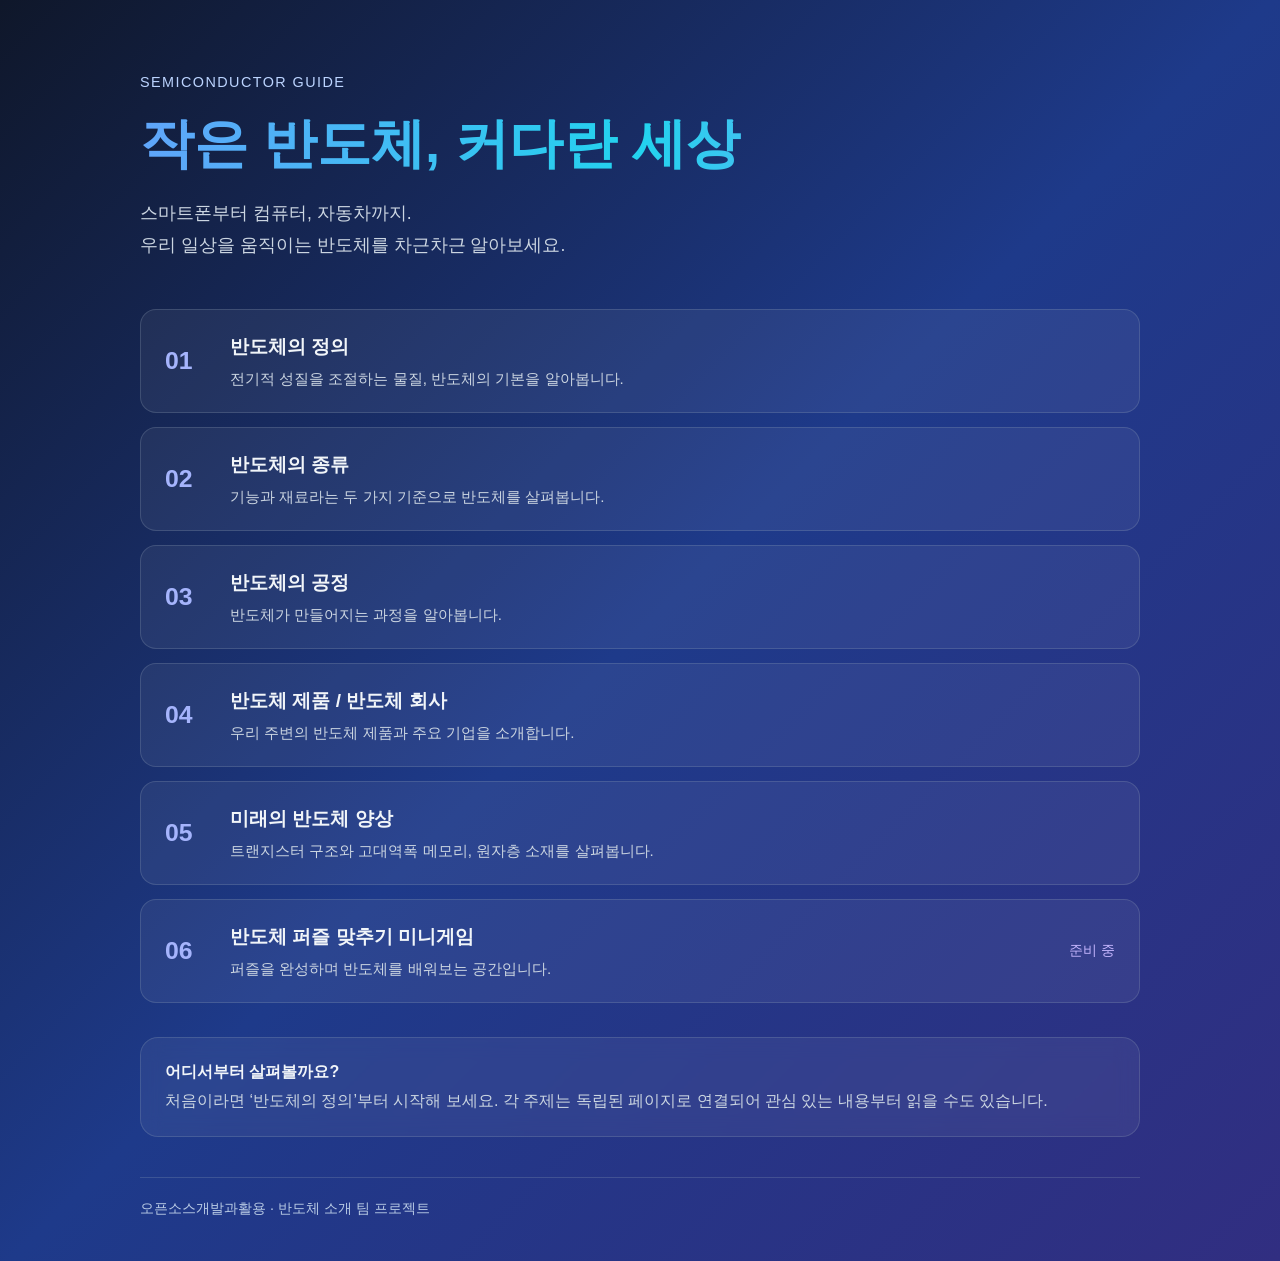
<file: semiconductor-homepage/index.html>
<!DOCTYPE html>
<html lang="ko">
<head>
<meta charset="UTF-8">
<meta name="viewport" content="width=device-width, initial-scale=1.0">
<meta name="description" content="반도체의 정의와 종류부터 공정, 제품과 회사, 미래까지 알아보는 반도체 소개 홈페이지">
<title>메인 | 반도체 알아보기</title>
<link rel="stylesheet" href="style.css">
</head>
<body>
<a class="skip" href="#main">본문 바로가기</a>
<div class="wrap">
    <main id="main">
    <header class="hero">
    <p class="eyebrow">SEMICONDUCTOR GUIDE</p>
    <h1>작은 반도체, 커다란 세상</h1>
    <p class="lead">스마트폰부터 컴퓨터, 자동차까지.<br>우리 일상을 움직이는 반도체를 차근차근 알아보세요.</p>
    </header>
    <nav aria-label="반도체 학습 주제">
    <ol class="topics">
    <li><a class="topic" href="definition.html"><span class="number">01</span><span><strong>반도체의 정의</strong><small>전기적 성질을 조절하는 물질, 반도체의 기본을 알아봅니다.</small></span></a></li>
    <li><a class="topic" href="types.html"><span class="number">02</span><span><strong>반도체의 종류</strong><small>기능과 재료라는 두 가지 기준으로 반도체를 살펴봅니다.</small></span></a></li>
    <li><a class="topic" href="반도체 공정 홈페이지.html"><span class="number">03</span><span><strong>반도체의 공정</strong><small>반도체가 만들어지는 과정을 알아봅니다.</small></span></a></li>
    <li><a class="topic" href="products.html"><span class="number">04</span><span><strong>반도체 제품 / 반도체 회사</strong><small>우리 주변의 반도체 제품과 주요 기업을 소개합니다.</small></span></a></li>
    <li><a class="topic" href="future.html"><span class="number">05</span><span><strong>미래의 반도체 양상</strong><small>트랜지스터 구조와 고대역폭 메모리, 원자층 소재를 살펴봅니다.</small></span></a></li>
    <li><a class="topic" href="game.html"><span class="number">06</span><span><strong>반도체 퍼즐 맞추기 미니게임</strong><small>퍼즐을 완성하며 반도체를 배워보는 공간입니다.</small></span><span class=status>준비 중</span></a></li>
    </ol>
    </nav>
    <div class="intro"><strong>어디서부터 살펴볼까요?</strong>
    <p>처음이라면 ‘반도체의 정의’부터 시작해 보세요. 각 주제는 독립된 페이지로 연결되어 관심 있는 내용부터 읽을 수도 있습니다.</p>
    </div>
    </main>
    <footer class="footer">오픈소스개발과활용 · 반도체 소개 팀 프로젝트</footer>
</div>
</body>
</html>
</file>
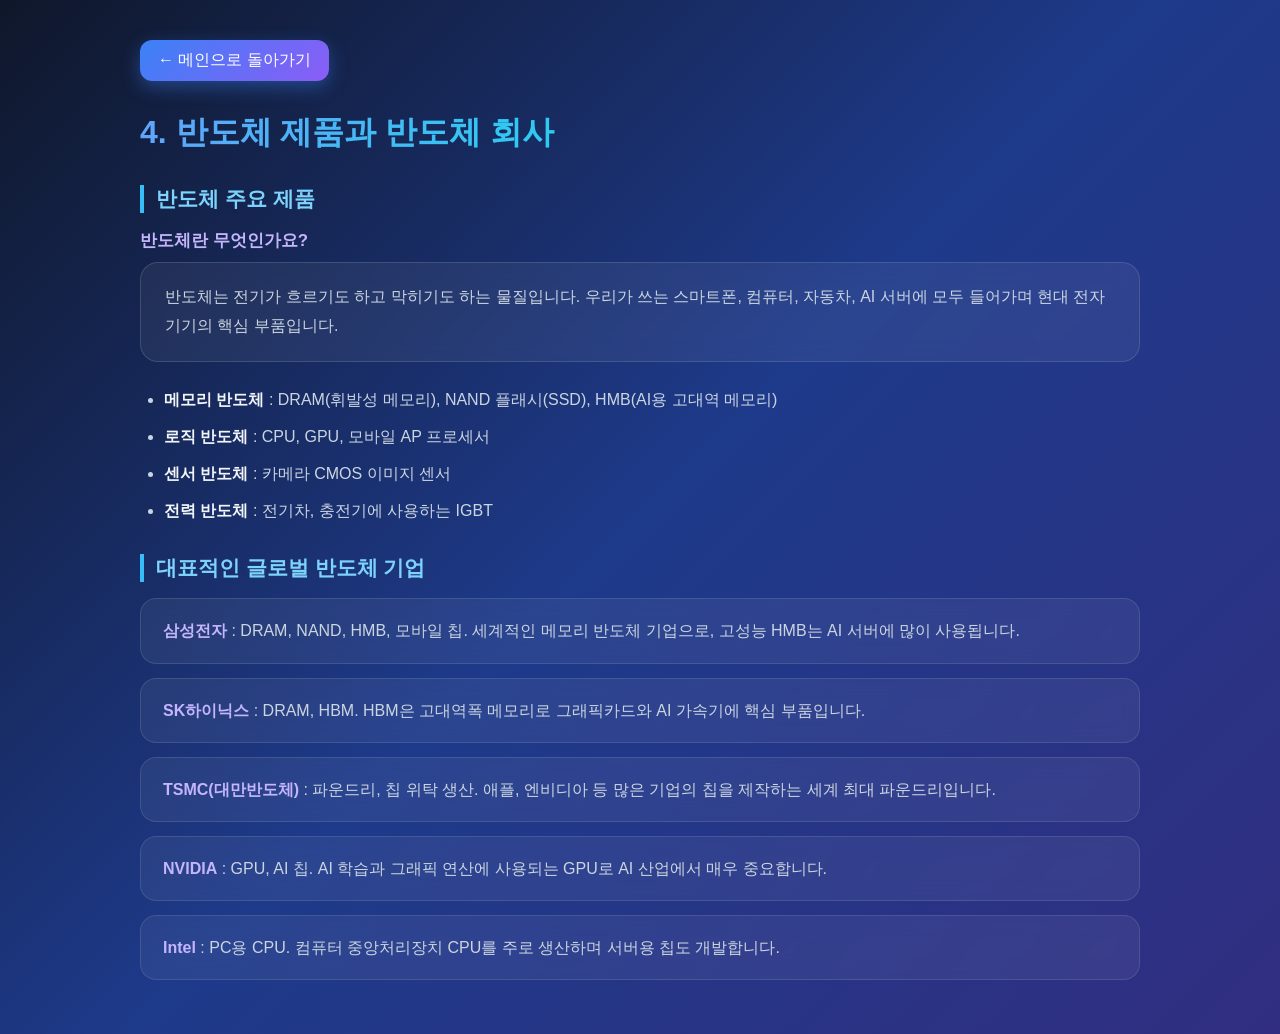
<file: semiconductor company and product.html>
<!DOCTYPE html>
<html lang="ko">
<head>
<meta charset="UTF-8">
<meta name="viewport" content="width=device-width, initial-scale=1.0">
<title>반도체 제품과 반도체 회사</title>
<style>
*{box-sizing:border-box;margin:0;padding:0;font-family:'Segoe UI',Arial,sans-serif;}
body{
  min-height:100vh;
  background:linear-gradient(135deg,#0f172a 0%,#1e3a8a 50%,#312e81 100%);
  color:#e2e8f0;padding:40px 20px;
}
.wrap{max-width:1000px;margin:0 auto;}

.back{
  display:inline-block;margin-bottom:30px;padding:10px 18px;
  color:#fff;text-decoration:none;border-radius:12px;
  background:linear-gradient(135deg,#3b82f6,#8b5cf6);
  box-shadow:0 6px 18px rgba(59,130,246,.4);transition:.3s;
}
.back:hover{transform:translateY(-3px);box-shadow:0 10px 24px rgba(59,130,246,.55);}

h2{
  font-size:2rem;margin-bottom:16px;
  background:linear-gradient(90deg,#60a5fa,#22d3ee,#a78bfa);
  -webkit-background-clip:text;background-clip:text;color:transparent;
}
h3{
  margin:30px 0 16px;font-size:1.3rem;color:#7dd3fc;
  border-left:4px solid #38bdf8;padding-left:12px;
}
h4{margin-bottom:10px;color:#c4b5fd;font-size:1.05rem;}

.intro{
  padding:20px 24px;border-radius:18px;margin-bottom:24px;
  background:rgba(255,255,255,.06);border:1px solid rgba(148,163,184,.25);
  backdrop-filter:blur(10px);line-height:1.8;color:#cbd5e1;
}

ul{padding-left:24px;}
li{margin:10px 0;line-height:1.7;color:#cbd5e1;}
li strong{color:#f1f5f9;}

.company{
  padding:18px 22px;border-radius:16px;margin-bottom:14px;
  background:rgba(255,255,255,.06);border:1px solid rgba(148,163,184,.22);
  backdrop-filter:blur(10px);transition:.3s;line-height:1.7;color:#cbd5e1;
}
.company:hover{border-color:#a78bfa;box-shadow:0 10px 26px rgba(167,139,250,.3);}
.company .tag{font-weight:700;color:#c4b5fd;}
</style>
</head>
<body>
<div class="wrap">
  <a href="index.html" class="back">← 메인으로 돌아가기</a>

  <h2>4. 반도체 제품과 반도체 회사</h2>

  <h3>반도체 주요 제품</h3>
  <h4>반도체란 무엇인가요?</h4>
  <div class="intro">
    반도체는 전기가 흐르기도 하고 막히기도 하는 물질입니다. 우리가 쓰는 스마트폰, 컴퓨터, 자동차, AI 서버에 모두 들어가며 현대 전자기기의 핵심 부품입니다.
  </div>

  <ul>
    <li><strong>메모리 반도체</strong> : DRAM(휘발성 메모리), NAND 플래시(SSD), HMB(AI용 고대역 메모리)</li>
    <li><strong>로직 반도체</strong> : CPU, GPU, 모바일 AP 프로세서</li>
    <li><strong>센서 반도체</strong> : 카메라 CMOS 이미지 센서</li>
    <li><strong>전력 반도체</strong> : 전기차, 충전기에 사용하는 IGBT</li>
  </ul>

  <h3>대표적인 글로벌 반도체 기업</h3>
  <div class="company"><span class="tag">삼성전자</span> : DRAM, NAND, HMB, 모바일 칩. 세계적인 메모리 반도체 기업으로, 고성능 HMB는 AI 서버에 많이 사용됩니다.</div>
  <div class="company"><span class="tag">SK하이닉스</span> : DRAM, HBM. HBM은 고대역폭 메모리로 그래픽카드와 AI 가속기에 핵심 부품입니다.</div>
  <div class="company"><span class="tag">TSMC(대만반도체)</span> : 파운드리, 칩 위탁 생산. 애플, 엔비디아 등 많은 기업의 칩을 제작하는 세계 최대 파운드리입니다.</div>
  <div class="company"><span class="tag">NVIDIA</span> : GPU, AI 칩. AI 학습과 그래픽 연산에 사용되는 GPU로 AI 산업에서 매우 중요합니다.</div>
  <div class="company"><span class="tag">Intel</span> : PC용 CPU. 컴퓨터 중앙처리장치 CPU를 주로 생산하며 서버용 칩도 개발합니다.</div>
</div>
</body>
</html>
</file>
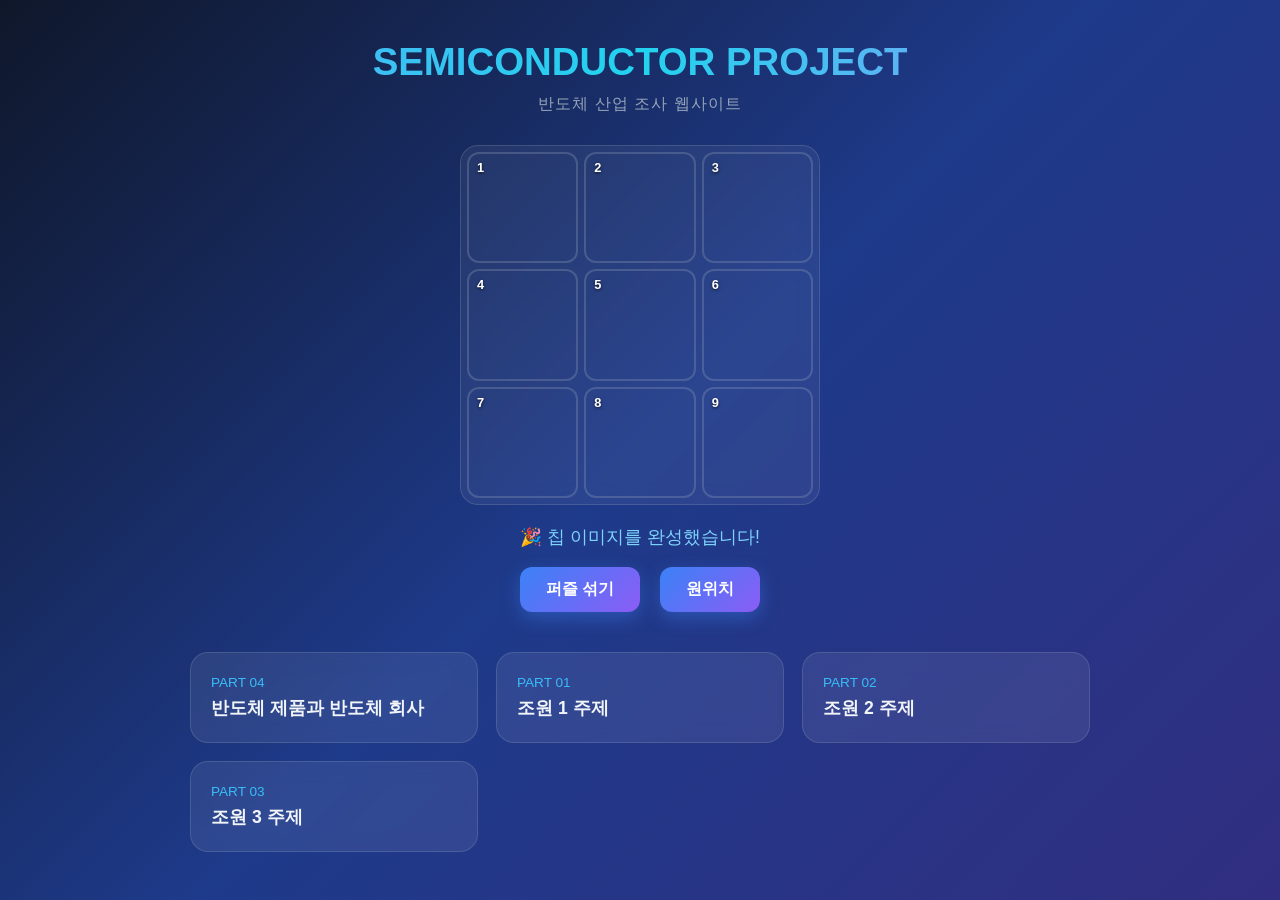
<file: 홈페이지초안.html>
<!DOCTYPE html>
<html lang="ko">
<head>
<meta charset="UTF-8">
<meta name="viewport" content="width=device-width, initial-scale=1.0">
<title>반도체 프로젝트</title>
<style>
*{box-sizing:border-box;margin:0;padding:0;font-family:'Segoe UI',Arial,sans-serif;}
body{
  min-height:100vh;
  background:linear-gradient(135deg,#0f172a 0%,#1e3a8a 50%,#312e81 100%);
  color:#e2e8f0;padding:40px 20px;
}
.hero{text-align:center;margin-bottom:30px;}
.hero h1{
  font-size:2.4rem;
  background:linear-gradient(90deg,#60a5fa,#22d3ee,#a78bfa);
  -webkit-background-clip:text;background-clip:text;color:transparent;
  margin-bottom:10px;
}
.hero p{color:#94a3b8;letter-spacing:1px;}

/* ===== 반도체 퍼즐 ===== */
.puzzle-area{text-align:center;margin-bottom:40px;}
.puzzle{
  width:360px;height:360px;max-width:90%;margin:0 auto 20px;
  display:grid;grid-template-columns:repeat(3,1fr);gap:6px;
  padding:6px;border-radius:18px;
  background:rgba(255,255,255,.06);
  border:1px solid rgba(148,163,184,.25);
  backdrop-filter:blur(10px);
}
.tile{
  border-radius:12px;cursor:pointer;position:relative;
  background-size:300% 300%;
  border:2px solid rgba(148,163,184,.3);
  transition:.25s;
}
.tile:hover{transform:scale(1.04);border-color:#38bdf8;}
.tile.selected{border:2px solid #fff;box-shadow:0 0 22px rgba(34,211,238,.8);}
.tile .num{
  position:absolute;top:6px;left:8px;font-size:.8rem;font-weight:700;
  color:#fff;text-shadow:0 1px 3px rgba(0,0,0,.7);
}
.puzzle-msg{color:#7dd3fc;margin-bottom:16px;font-size:1.1rem;min-height:1.5em;}
.btn{
  padding:12px 26px;margin:0 8px;border:none;border-radius:12px;cursor:pointer;
  color:#fff;font-size:1rem;font-weight:600;
  background:linear-gradient(135deg,#3b82f6,#8b5cf6);
  box-shadow:0 6px 18px rgba(59,130,246,.4);transition:.3s;
}
.btn:hover{transform:translateY(-3px);box-shadow:0 10px 24px rgba(59,130,246,.55);}

/* ===== 네비게이션 ===== */
.nav{
  display:grid;grid-template-columns:repeat(auto-fit,minmax(220px,1fr));
  gap:18px;max-width:900px;margin:0 auto;
}
.nav a{
  display:block;padding:22px 20px;border-radius:18px;text-decoration:none;color:#f1f5f9;
  background:rgba(255,255,255,.08);border:1px solid rgba(148,163,184,.25);
  backdrop-filter:blur(10px);transition:.3s;
}
.nav a:hover{transform:translateY(-6px);background:rgba(59,130,246,.25);border-color:#38bdf8;box-shadow:0 12px 30px rgba(56,189,248,.35);}
.nav a .num{display:block;font-size:.85rem;color:#38bdf8;margin-bottom:6px;}
.nav a .title{font-size:1.1rem;font-weight:600;}
</style>
</head>
<body>
<div class="hero">
  <h1>SEMICONDUCTOR PROJECT</h1>
  <p>반도체 산업 조사 웹사이트</p>
</div>

<!-- 반도체 칩 이미지 퍼즐 -->
<div class="puzzle-area">
  <div class="puzzle" id="puzzle"></div>
  <div class="puzzle-msg" id="msg"></div>
  <button class="btn" onclick="shuffle()">퍼즐 섞기</button>
  <button class="btn" onclick="reset()">원위치</button>
</div>

<!-- 네비게이션 -->
<div class="nav">
  <a href="product.html"><span class="num">PART 04</span><span class="title">반도체 제품과 반도체 회사</span></a>
  <a href=""><span class="num">PART 01</span><span class="title">조원 1 주제</span></a>
  <a href=""><span class="num">PART 02</span><span class="title">조원 2 주제</span></a>
  <a href=""><span class="num">PART 03</span><span class="title">조원 3 주제</span></a>
</div>

<script>
// 퍼즐에 사용할 반도체 칩 이미지 (같은 폴더에 chip.jpg 를 넣고 "chip.jpg" 로 바꿔도 됨)
const IMG = "https://images.unsplash.com/photo-1518770660439-4636190af475?w=900&q=80";

let tiles = [0,1,2,3,4,5,6,7,8];
let selected = null;
const puzzle = document.getElementById('puzzle');
const msg = document.getElementById('msg');

function bgPos(origin){
  const col = origin % 3;
  const row = Math.floor(origin / 3);
  return (col * 50) + "% " + (row * 50) + "%";
}

function render(){
  puzzle.innerHTML = '';
  tiles.forEach((origin, i) => {
    const t = document.createElement('div');
    t.className = 'tile' + (selected === i ? ' selected' : '');
    t.style.backgroundImage = `url("${IMG}")`;
    t.style.backgroundPosition = bgPos(origin);
    t.innerHTML = `<span class="num">${origin + 1}</span>`;
    t.onclick = () => pick(i);
    puzzle.appendChild(t);
  });
  checkWin();
}

function pick(i){
  if(selected === null){ selected = i; }
  else if(selected === i){ selected = null; }
  else{
    [tiles[selected], tiles[i]] = [tiles[i], tiles[selected]];
    selected = null;
  }
  render();
}

function checkWin(){
  const win = tiles.every((n,i) => n === i);
  msg.textContent = win ? '🎉 칩 이미지를 완성했습니다!' : '';
}

function shuffle(){
  do{
    for(let i = tiles.length-1; i>0; i--){
      const j = Math.floor(Math.random()*(i+1));
      [tiles[i],tiles[j]] = [tiles[j],tiles[i]];
    }
  }while(tiles.every((n,i)=>n===i));
  selected = null;
  render();
}

function reset(){
  tiles = [0,1,2,3,4,5,6,7,8];
  selected = null;
  render();
}

render();
</script>
</body>
</html>
</file>
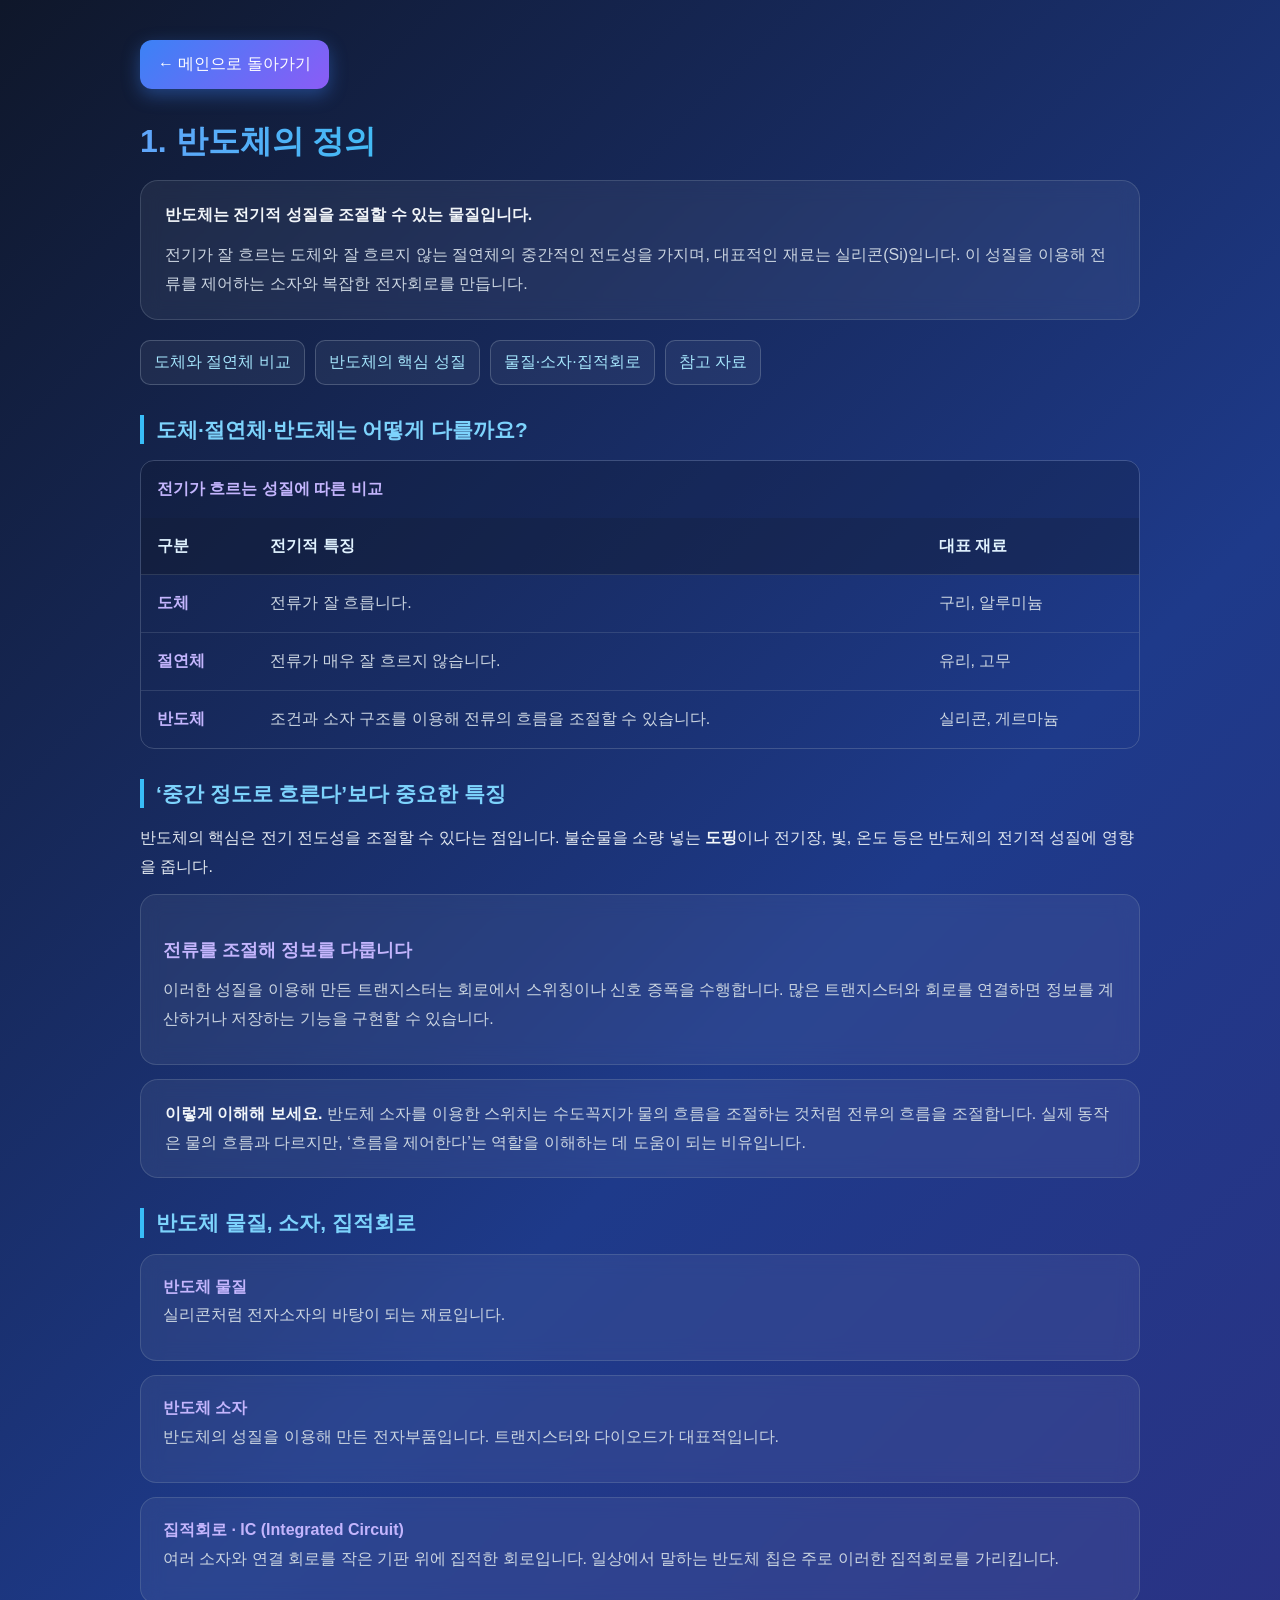
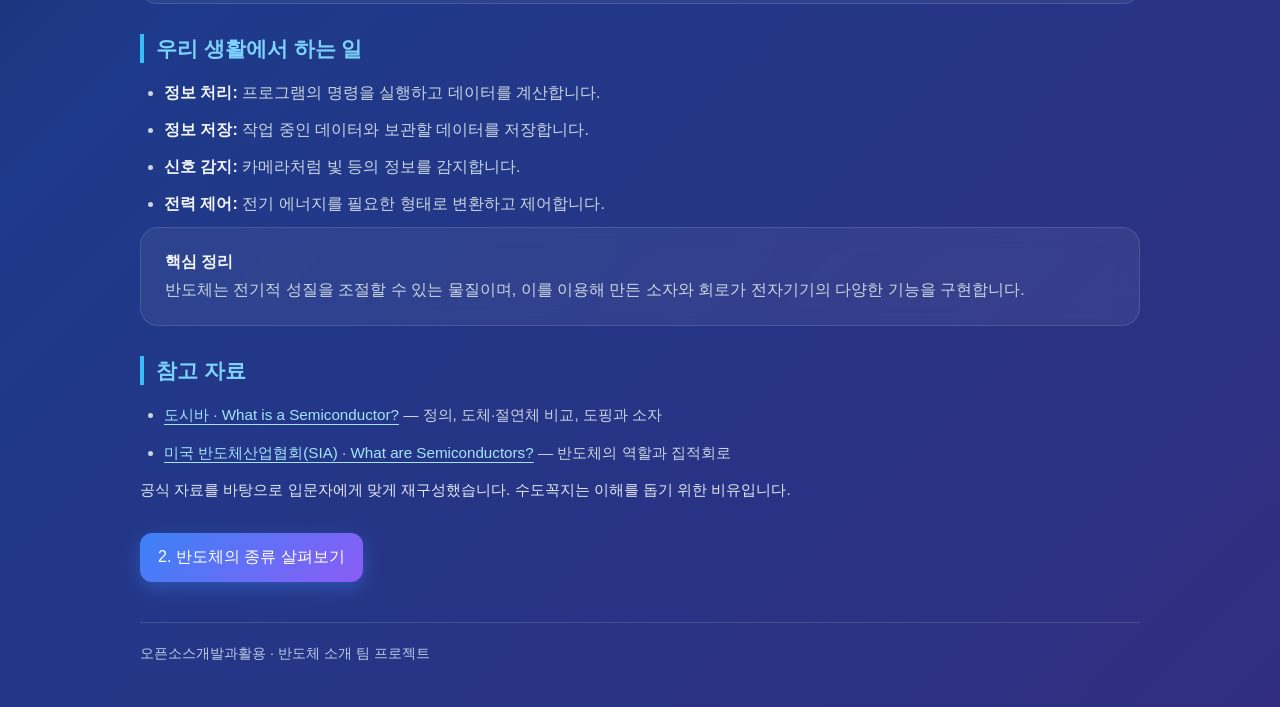
<file: semiconductor-homepage/definition.html>
<!DOCTYPE html>
<html lang="ko"><head><meta charset="UTF-8"><meta name="viewport" content="width=device-width, initial-scale=1.0"><meta name="description" content="반도체의 정의와 종류부터 공정, 제품과 회사, 미래까지 알아보는 반도체 소개 홈페이지"><title>1. 반도체의 정의 | 반도체 알아보기</title><link rel="stylesheet" href="style.css"></head>
<body><a class="skip" href="#main">본문 바로가기</a><div class="wrap"><a href="index.html" class="back">← 메인으로 돌아가기</a><main id="main"><h1>1. 반도체의 정의</h1>
<div class="intro"><p><strong>반도체는 전기적 성질을 조절할 수 있는 물질입니다.</strong></p><p>전기가 잘 흐르는 도체와 잘 흐르지 않는 절연체의 중간적인 전도성을 가지며, 대표적인 재료는 실리콘(Si)입니다. 이 성질을 이용해 전류를 제어하는 소자와 복잡한 전자회로를 만듭니다.</p></div>
<nav class="section-nav" aria-label="이 페이지 목차"><a href="#compare">도체와 절연체 비교</a><a href="#control">반도체의 핵심 성질</a><a href="#terms">물질·소자·집적회로</a><a href="#sources">참고 자료</a></nav>
<section id="compare"><h2>도체·절연체·반도체는 어떻게 다를까요?</h2><div class="table-scroll" role="region" aria-label="전기적 특성 비교 표, 좁은 화면에서 가로 스크롤 가능" tabindex="0"><table><caption>전기가 흐르는 성질에 따른 비교</caption><thead><tr><th scope="col">구분</th><th scope="col">전기적 특징</th><th scope="col">대표 재료</th></tr></thead><tbody><tr><th scope="row">도체</th><td>전류가 잘 흐릅니다.</td><td>구리, 알루미늄</td></tr><tr><th scope="row">절연체</th><td>전류가 매우 잘 흐르지 않습니다.</td><td>유리, 고무</td></tr><tr><th scope="row">반도체</th><td>조건과 소자 구조를 이용해 전류의 흐름을 조절할 수 있습니다.</td><td>실리콘, 게르마늄</td></tr></tbody></table></div></section>
<section id="control"><h2>‘중간 정도로 흐른다’보다 중요한 특징</h2><p>반도체의 핵심은 전기 전도성을 조절할 수 있다는 점입니다. 불순물을 소량 넣는 <strong>도핑</strong>이나 전기장, 빛, 온도 등은 반도체의 전기적 성질에 영향을 줍니다.</p><div class="company"><h3>전류를 조절해 정보를 다룹니다</h3><p>이러한 성질을 이용해 만든 트랜지스터는 회로에서 스위칭이나 신호 증폭을 수행합니다. 많은 트랜지스터와 회로를 연결하면 정보를 계산하거나 저장하는 기능을 구현할 수 있습니다.</p></div><div class="note"><p><strong>이렇게 이해해 보세요.</strong> 반도체 소자를 이용한 스위치는 수도꼭지가 물의 흐름을 조절하는 것처럼 전류의 흐름을 조절합니다. 실제 동작은 물의 흐름과 다르지만, ‘흐름을 제어한다’는 역할을 이해하는 데 도움이 되는 비유입니다.</p></div></section>
<section id="terms"><h2>반도체 물질, 소자, 집적회로</h2><div class="company"><span class="tag">반도체 물질</span><p>실리콘처럼 전자소자의 바탕이 되는 재료입니다.</p></div><div class="company"><span class="tag">반도체 소자</span><p>반도체의 성질을 이용해 만든 전자부품입니다. 트랜지스터와 다이오드가 대표적입니다.</p></div><div class="company"><span class="tag">집적회로 · IC (Integrated Circuit)</span><p>여러 소자와 연결 회로를 작은 기판 위에 집적한 회로입니다. 일상에서 말하는 반도체 칩은 주로 이러한 집적회로를 가리킵니다.</p></div></section>
<section><h2>우리 생활에서 하는 일</h2><ul><li><strong>정보 처리:</strong> 프로그램의 명령을 실행하고 데이터를 계산합니다.</li><li><strong>정보 저장:</strong> 작업 중인 데이터와 보관할 데이터를 저장합니다.</li><li><strong>신호 감지:</strong> 카메라처럼 빛 등의 정보를 감지합니다.</li><li><strong>전력 제어:</strong> 전기 에너지를 필요한 형태로 변환하고 제어합니다.</li></ul></section>
<div class="summary"><strong>핵심 정리</strong><p>반도체는 전기적 성질을 조절할 수 있는 물질이며, 이를 이용해 만든 소자와 회로가 전자기기의 다양한 기능을 구현합니다.</p></div>
<section id="sources" class="sources"><h2>참고 자료</h2><ul><li><a href="https://toshiba.semicon-storage.com/ap-en/semiconductor/knowledge/e-learning/discrete/chap1/chap1-1.html" target="_blank" rel="noopener noreferrer">도시바 · What is a Semiconductor?</a> — 정의, 도체·절연체 비교, 도핑과 소자</li><li><a href="https://www.semiconductors.org/semiconductors-101/what-are-semiconductors/" target="_blank" rel="noopener noreferrer">미국 반도체산업협회(SIA) · What are Semiconductors?</a> — 반도체의 역할과 집적회로</li></ul><p>공식 자료를 바탕으로 입문자에게 맞게 재구성했습니다. 수도꼭지는 이해를 돕기 위한 비유입니다.</p></section><div class="page-end"><a class="button" href="types.html">2. 반도체의 종류 살펴보기</a></div></main><footer class="footer">오픈소스개발과활용 · 반도체 소개 팀 프로젝트</footer></div></body></html>
</file>
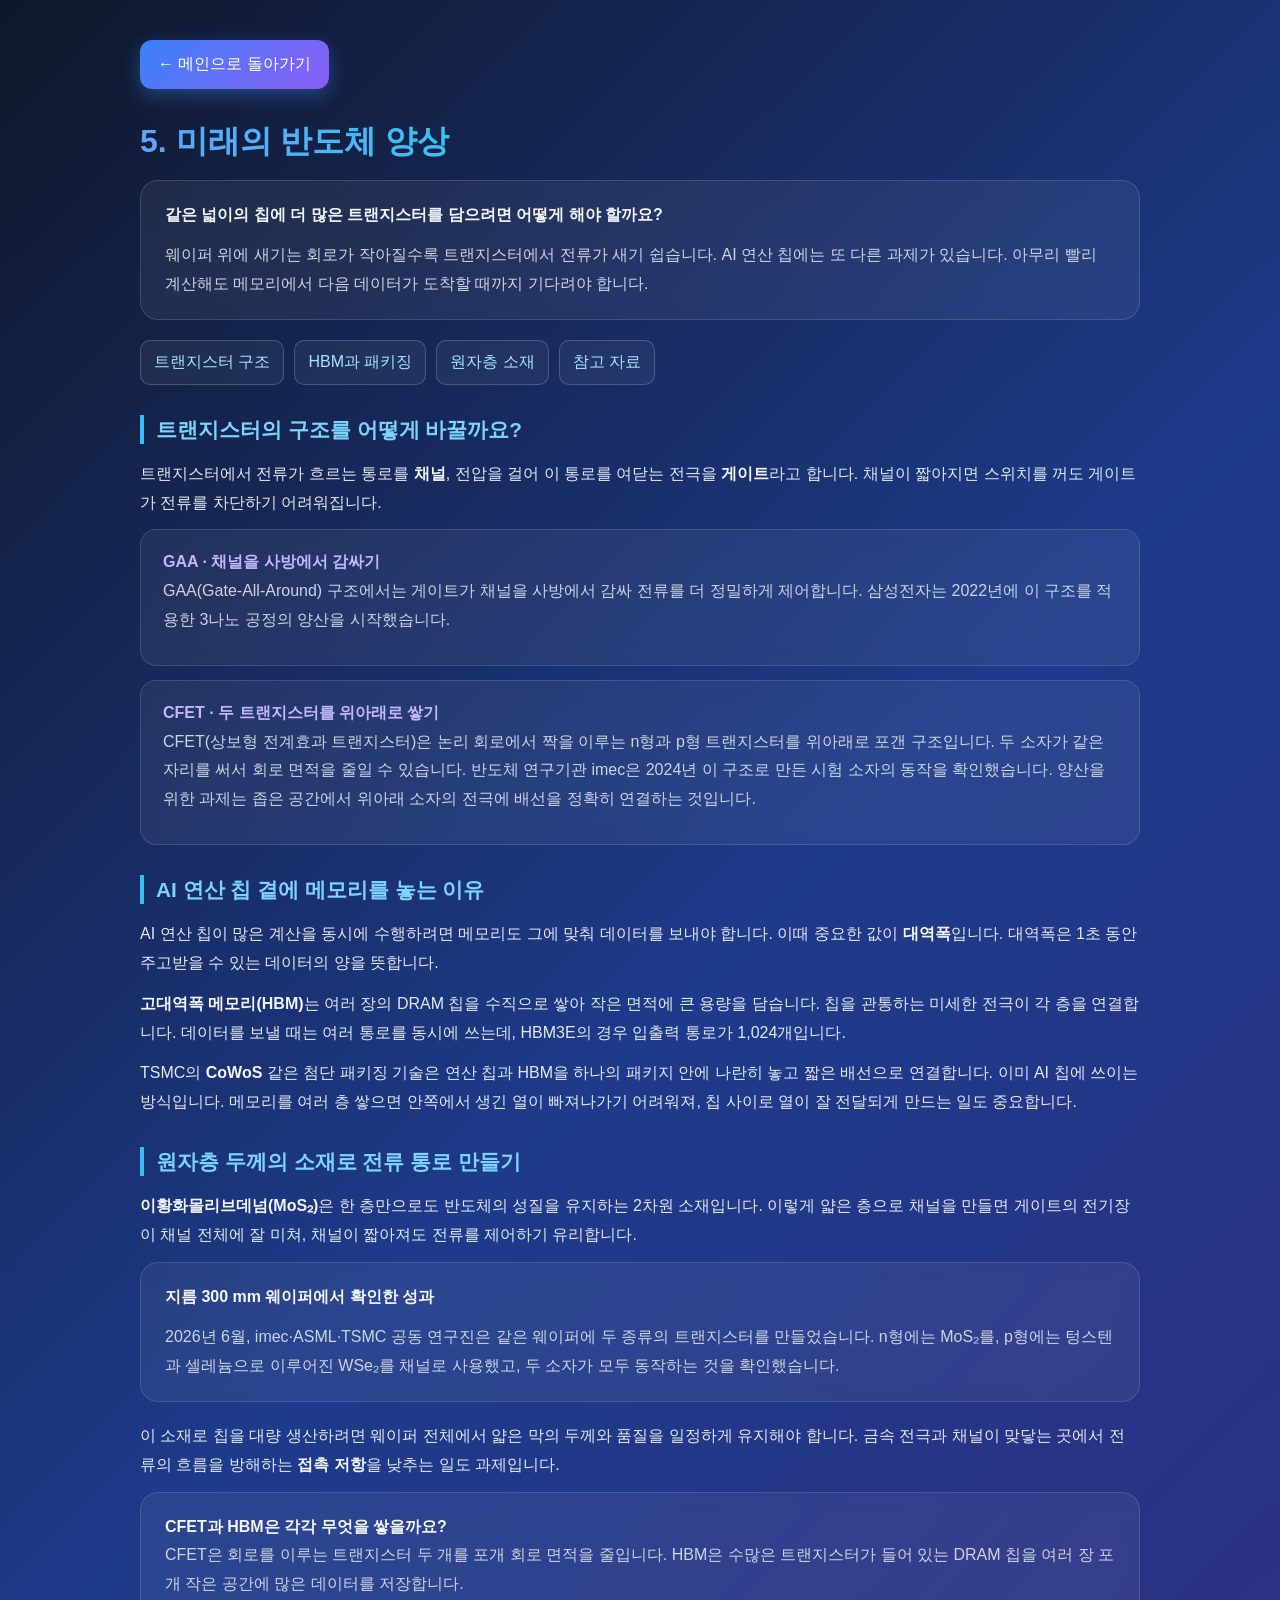
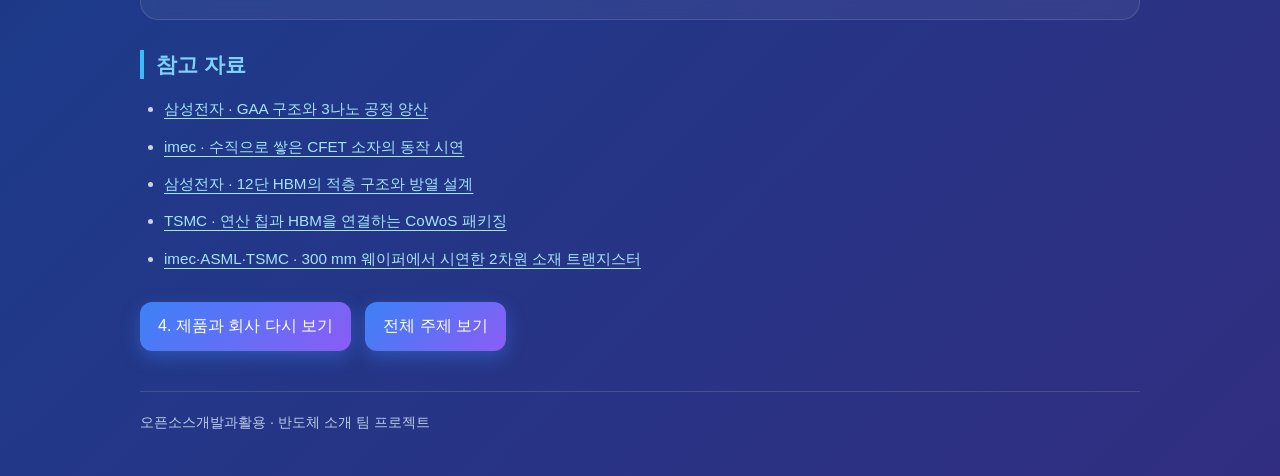
<file: semiconductor-homepage/future.html>
<!DOCTYPE html>
<html lang="ko">
<head>
    <meta charset="UTF-8">
    <meta name="viewport" content="width=device-width, initial-scale=1.0">
    <meta name="description" content="GAA와 CFET의 트랜지스터 구조, AI 칩과 고대역폭 메모리의 연결, 원자층 반도체 소재의 연구 사례를 살펴봅니다.">
    <title>5. 미래의 반도체 양상 | 반도체 알아보기</title>
    <link rel="stylesheet" href="style.css">
</head>
<body>
    <a class="skip" href="#main">본문 바로가기</a>
    <div class="wrap">
        <a href="index.html" class="back">← 메인으로 돌아가기</a>
        <main id="main">
            <h1>5. 미래의 반도체 양상</h1>
            <div class="intro">
                <p><strong>같은 넓이의 칩에 더 많은 트랜지스터를 담으려면 어떻게 해야 할까요?</strong></p>
                <p>웨이퍼 위에 새기는 회로가 작아질수록 트랜지스터에서 전류가 새기 쉽습니다. AI 연산 칩에는 또 다른 과제가 있습니다. 아무리 빨리 계산해도 메모리에서 다음 데이터가 도착할 때까지 기다려야 합니다.</p>
            </div>

            <nav class="section-nav" aria-label="이 페이지 목차">
                <a href="#transistors">트랜지스터 구조</a>
                <a href="#packaging">HBM과 패키징</a>
                <a href="#materials">원자층 소재</a>
                <a href="#sources">참고 자료</a>
            </nav>

            <section id="transistors">
                <h2>트랜지스터의 구조를 어떻게 바꿀까요?</h2>
                <p>트랜지스터에서 전류가 흐르는 통로를 <strong>채널</strong>, 전압을 걸어 이 통로를 여닫는 전극을 <strong>게이트</strong>라고 합니다. 채널이 짧아지면 스위치를 꺼도 게이트가 전류를 차단하기 어려워집니다.</p>
                <div class="company">
                    <span class="tag">GAA · 채널을 사방에서 감싸기</span>
                    <p>GAA(Gate-All-Around) 구조에서는 게이트가 채널을 사방에서 감싸 전류를 더 정밀하게 제어합니다. 삼성전자는 2022년에 이 구조를 적용한 3나노 공정의 양산을 시작했습니다.</p>
                </div>
                <div class="company">
                    <span class="tag">CFET · 두 트랜지스터를 위아래로 쌓기</span>
                    <p>CFET(상보형 전계효과 트랜지스터)은 논리 회로에서 짝을 이루는 n형과 p형 트랜지스터를 위아래로 포갠 구조입니다. 두 소자가 같은 자리를 써서 회로 면적을 줄일 수 있습니다. 반도체 연구기관 imec은 2024년 이 구조로 만든 시험 소자의 동작을 확인했습니다. 양산을 위한 과제는 좁은 공간에서 위아래 소자의 전극에 배선을 정확히 연결하는 것입니다.</p>
                </div>
            </section>

            <section id="packaging">
                <h2>AI 연산 칩 곁에 메모리를 놓는 이유</h2>
                <p>AI 연산 칩이 많은 계산을 동시에 수행하려면 메모리도 그에 맞춰 데이터를 보내야 합니다. 이때 중요한 값이 <strong>대역폭</strong>입니다. 대역폭은 1초 동안 주고받을 수 있는 데이터의 양을 뜻합니다.</p>
                <p><strong>고대역폭 메모리(HBM)</strong>는 여러 장의 DRAM 칩을 수직으로 쌓아 작은 면적에 큰 용량을 담습니다. 칩을 관통하는 미세한 전극이 각 층을 연결합니다. 데이터를 보낼 때는 여러 통로를 동시에 쓰는데, HBM3E의 경우 입출력 통로가 1,024개입니다.</p>
                <p>TSMC의 <strong>CoWoS</strong> 같은 첨단 패키징 기술은 연산 칩과 HBM을 하나의 패키지 안에 나란히 놓고 짧은 배선으로 연결합니다. 이미 AI 칩에 쓰이는 방식입니다. 메모리를 여러 층 쌓으면 안쪽에서 생긴 열이 빠져나가기 어려워져, 칩 사이로 열이 잘 전달되게 만드는 일도 중요합니다.</p>
            </section>

            <section id="materials">
                <h2>원자층 두께의 소재로 전류 통로 만들기</h2>
                <p><strong>이황화몰리브데넘(MoS₂)</strong>은 한 층만으로도 반도체의 성질을 유지하는 2차원 소재입니다. 이렇게 얇은 층으로 채널을 만들면 게이트의 전기장이 채널 전체에 잘 미쳐, 채널이 짧아져도 전류를 제어하기 유리합니다.</p>
                <div class="note">
                    <p><strong>지름 300 mm 웨이퍼에서 확인한 성과</strong></p>
                    <p>2026년 6월, imec·ASML·TSMC 공동 연구진은 같은 웨이퍼에 두 종류의 트랜지스터를 만들었습니다. n형에는 MoS₂를, p형에는 텅스텐과 셀레늄으로 이루어진 WSe₂를 채널로 사용했고, 두 소자가 모두 동작하는 것을 확인했습니다.</p>
                </div>
                <p>이 소재로 칩을 대량 생산하려면 웨이퍼 전체에서 얇은 막의 두께와 품질을 일정하게 유지해야 합니다. 금속 전극과 채널이 맞닿는 곳에서 전류의 흐름을 방해하는 <strong>접촉 저항</strong>을 낮추는 일도 과제입니다.</p>
            </section>

            <div class="summary">
                <strong>CFET과 HBM은 각각 무엇을 쌓을까요?</strong>
                <p>CFET은 회로를 이루는 트랜지스터 두 개를 포개 회로 면적을 줄입니다. HBM은 수많은 트랜지스터가 들어 있는 DRAM 칩을 여러 장 포개 작은 공간에 많은 데이터를 저장합니다.</p>
            </div>

            <section id="sources" class="sources">
                <h2>참고 자료</h2>
                <ul>
                    <li><a href="https://news.samsung.com/kr/삼성전자-세계-최초-3나노-파운드리-양산" target="_blank" rel="noopener noreferrer">삼성전자 · GAA 구조와 3나노 공정 양산</a></li>
                    <li><a href="https://www.imec-int.com/en/press/imec-demonstrates-functional-monolithic-cfet-devices-stacked-bottom-and-top-contacts" target="_blank" rel="noopener noreferrer">imec · 수직으로 쌓은 CFET 소자의 동작 시연</a></li>
                    <li><a href="https://news.samsung.com/kr/삼성전자-업계-최초-36gb-hbm3e-12h-d램-개발" target="_blank" rel="noopener noreferrer">삼성전자 · 12단 HBM의 적층 구조와 방열 설계</a></li>
                    <li><a href="https://3dfabric.tsmc.com/english/dedicatedFoundry/technology/cowos.htm" target="_blank" rel="noopener noreferrer">TSMC · 연산 칩과 HBM을 연결하는 CoWoS 패키징</a></li>
                    <li><a href="https://www.imec-int.com/en/press/asml-tsmc-and-imec-bring-industry-ready-2d-material-transistors-closer-breakthrough-300mm" target="_blank" rel="noopener noreferrer">imec·ASML·TSMC · 300 mm 웨이퍼에서 시연한 2차원 소재 트랜지스터</a></li>
                </ul>
            </section>

            <div class="page-end">
                <a class="button" href="products.html">4. 제품과 회사 다시 보기</a>
                <a class="button" href="index.html">전체 주제 보기</a>
            </div>
        </main>
        <footer class="footer">오픈소스개발과활용 · 반도체 소개 팀 프로젝트</footer>
    </div>
</body>
</html>
</file>
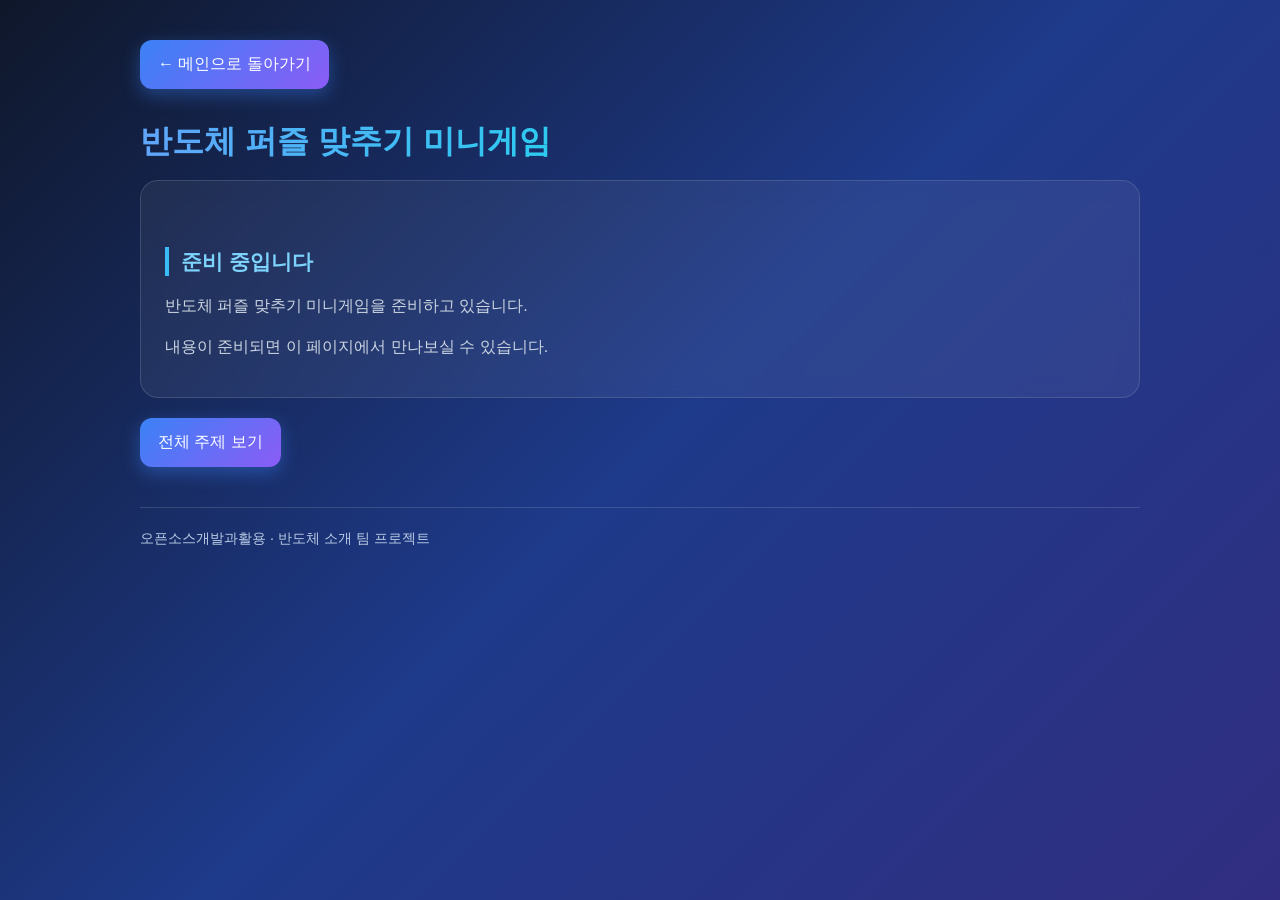
<file: semiconductor-homepage/game.html>
<!DOCTYPE html>
<html lang="ko"><head><meta charset="UTF-8"><meta name="viewport" content="width=device-width, initial-scale=1.0"><meta name="description" content="반도체의 정의와 종류부터 공정, 제품과 회사, 미래까지 알아보는 반도체 소개 홈페이지"><title>반도체 퍼즐 맞추기 미니게임 | 반도체 알아보기</title><link rel="stylesheet" href="style.css"></head>
<body><a class="skip" href="#main">본문 바로가기</a><div class="wrap"><a href="index.html" class="back">← 메인으로 돌아가기</a><main id="main"><h1>반도체 퍼즐 맞추기 미니게임</h1><div class="intro pending"><h2>준비 중입니다</h2><p>반도체 퍼즐 맞추기 미니게임을 준비하고 있습니다.</p><p>내용이 준비되면 이 페이지에서 만나보실 수 있습니다.</p></div><a class="button" href="index.html">전체 주제 보기</a></main><footer class="footer">오픈소스개발과활용 · 반도체 소개 팀 프로젝트</footer></div></body></html>
</file>
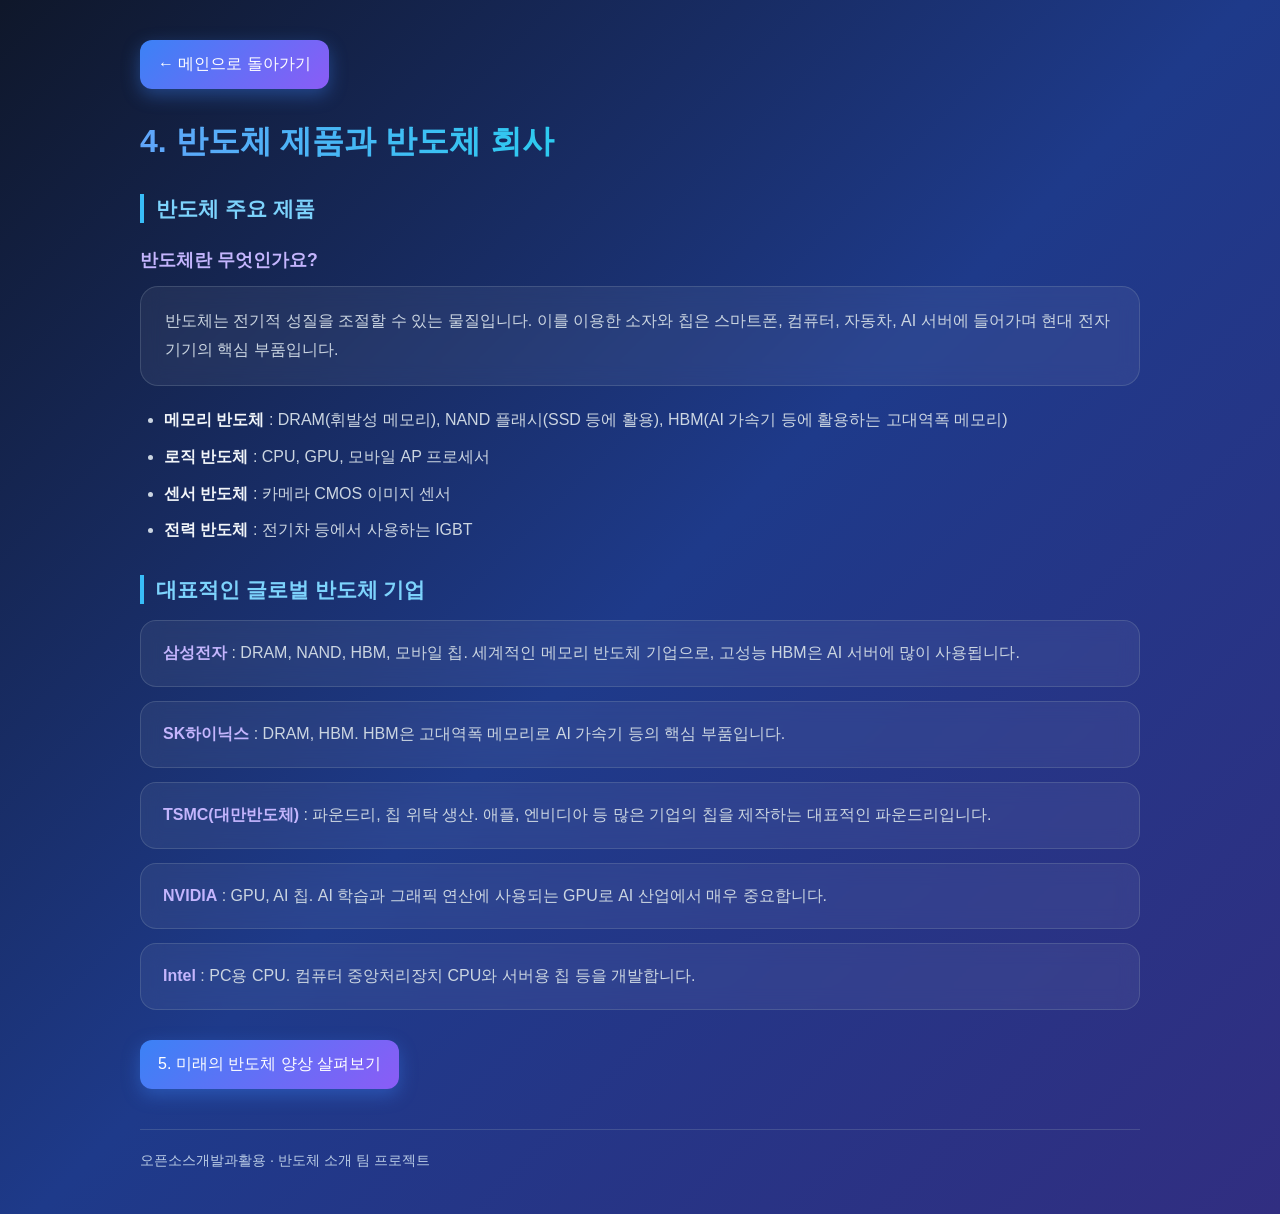
<file: semiconductor-homepage/products.html>
<!DOCTYPE html>
<html lang="ko">
<head>
<meta charset="UTF-8">
<meta name="viewport" content="width=device-width, initial-scale=1.0">
<meta name="description" content="반도체의 정의와 종류부터 공정, 제품과 회사, 미래까지 알아보는 반도체 소개 홈페이지">
<title>4. 반도체 제품과 반도체 회사 | 반도체 알아보기</title>
<link rel="stylesheet" href="style.css">
</head>
<body>
<a class="skip" href="#main">본문 바로가기</a>
<div class="wrap">
    <a href="index.html" class="back">← 메인으로 돌아가기</a>
    <main id="main">
    <h1>4. 반도체 제품과 반도체 회사</h1>
    <h2>반도체 주요 제품</h2>
    <h3>반도체란 무엇인가요?</h3>
    
    <div class="intro">
        반도체는 전기적 성질을 조절할 수 있는 물질입니다. 이를 이용한 소자와 칩은 스마트폰, 컴퓨터, 자동차, AI 서버에 들어가며 현대 전자기기의 핵심 부품입니다.
    </div>
    
    <ul>
        <li><strong>메모리 반도체</strong> : DRAM(휘발성 메모리), NAND 플래시(SSD 등에 활용), HBM(AI 가속기 등에 활용하는 고대역폭 메모리)</li><li><strong>로직 반도체</strong> : CPU, GPU, 모바일 AP 프로세서</li><li><strong>센서 반도체</strong> : 카메라 CMOS 이미지 센서</li><li><strong>전력 반도체</strong> : 전기차 등에서 사용하는 IGBT</li>
    </ul>
    <h2>대표적인 글로벌 반도체 기업</h2>
    <div class="company"><span class="tag">삼성전자</span> : DRAM, NAND, HBM, 모바일 칩. 세계적인 메모리 반도체 기업으로, 고성능 HBM은 AI 서버에 많이 사용됩니다.</div>
    <div class="company"><span class="tag">SK하이닉스</span> : DRAM, HBM. HBM은 고대역폭 메모리로 AI 가속기 등의 핵심 부품입니다.</div>
    <div class="company"><span class="tag">TSMC(대만반도체)</span> : 파운드리, 칩 위탁 생산. 애플, 엔비디아 등 많은 기업의 칩을 제작하는 대표적인 파운드리입니다.</div>
    <div class="company"><span class="tag">NVIDIA</span> : GPU, AI 칩. AI 학습과 그래픽 연산에 사용되는 GPU로 AI 산업에서 매우 중요합니다.</div>
    <div class="company"><span class="tag">Intel</span> : PC용 CPU. 컴퓨터 중앙처리장치 CPU와 서버용 칩 등을 개발합니다.</div>
    <div class="page-end">
        <a class="button" href="future.html">5. 미래의 반도체 양상 살펴보기</a>
    </div>
    </main>
    <footer class="footer">오픈소스개발과활용 · 반도체 소개 팀 프로젝트</footer>
</div>
</body>
</html>
</file>
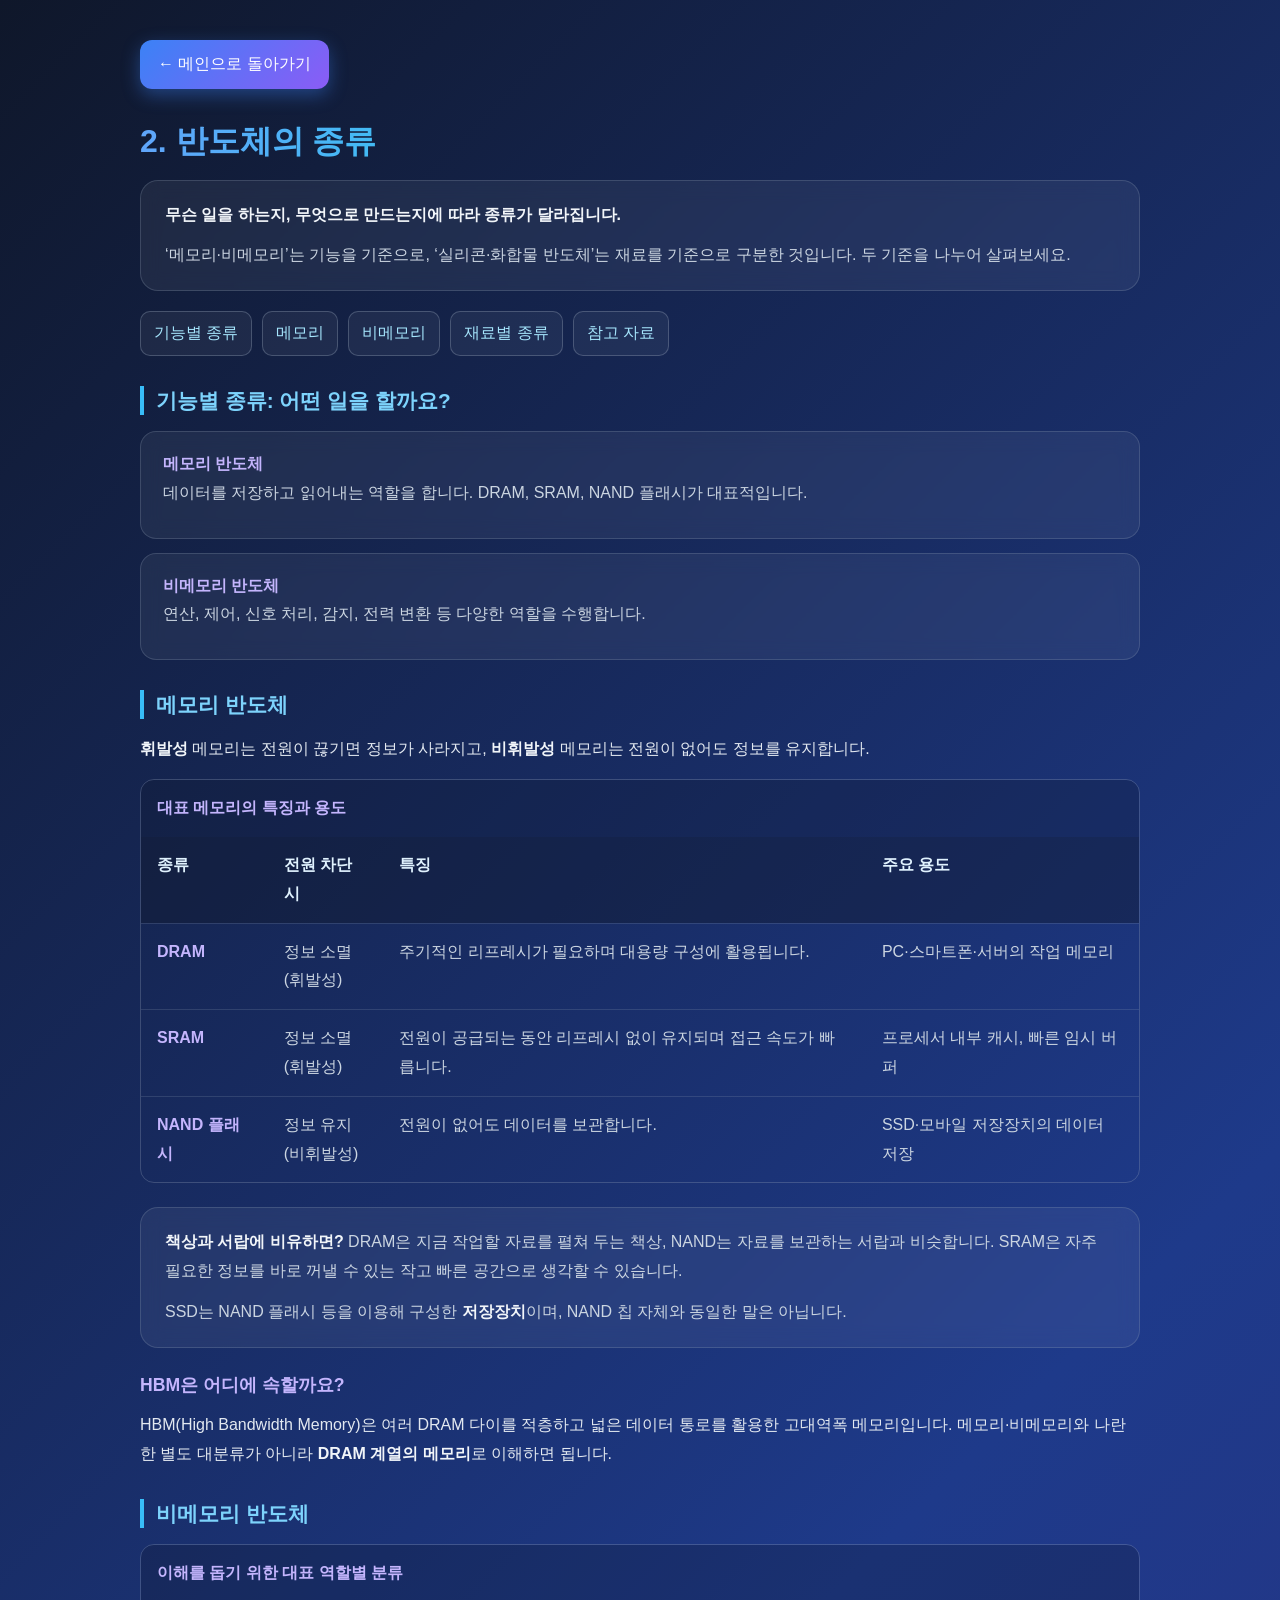
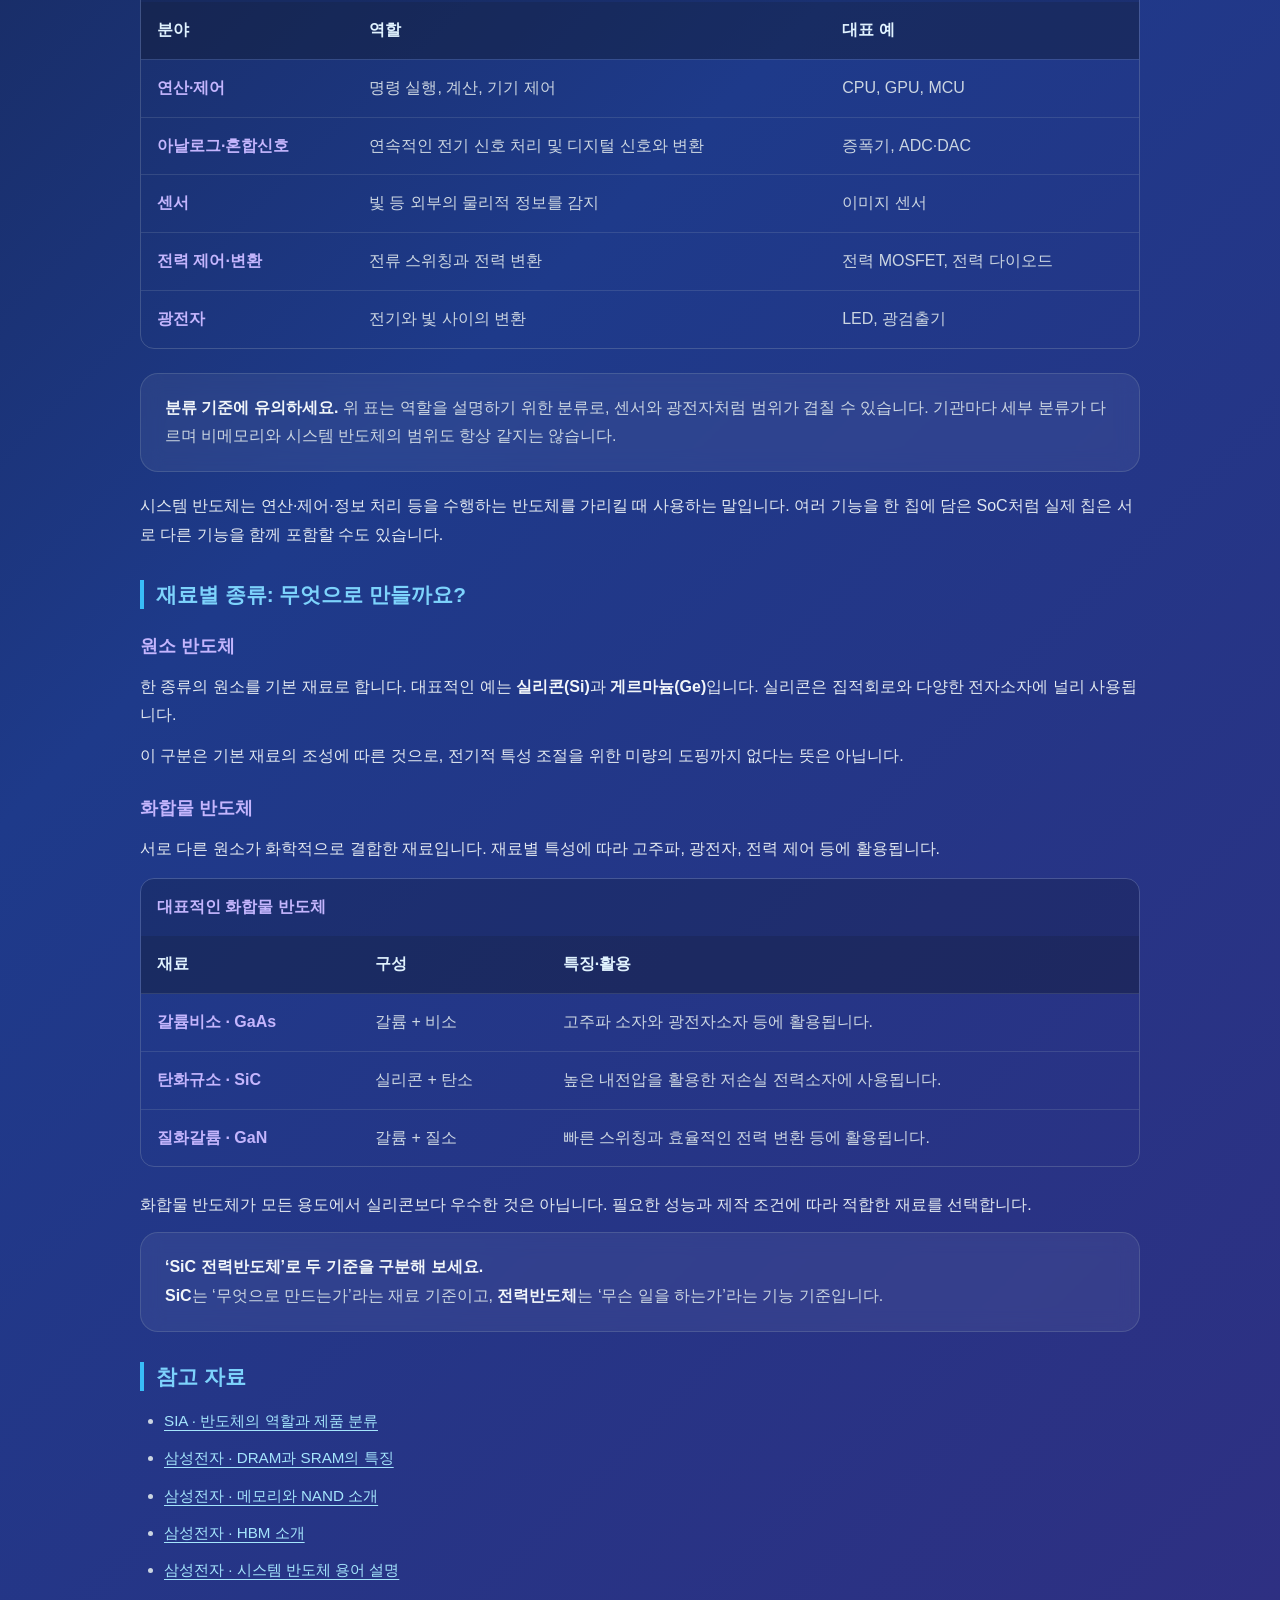
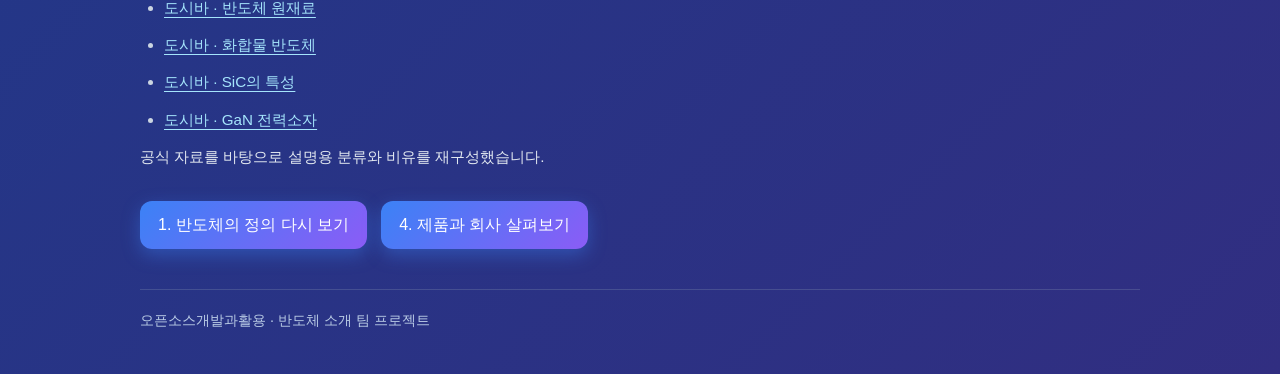
<file: semiconductor-homepage/types.html>
<!DOCTYPE html>
<html lang="ko"><head><meta charset="UTF-8"><meta name="viewport" content="width=device-width, initial-scale=1.0"><meta name="description" content="반도체의 정의와 종류부터 공정, 제품과 회사, 미래까지 알아보는 반도체 소개 홈페이지"><title>2. 반도체의 종류 | 반도체 알아보기</title><link rel="stylesheet" href="style.css"></head>
<body><a class="skip" href="#main">본문 바로가기</a><div class="wrap"><a href="index.html" class="back">← 메인으로 돌아가기</a><main id="main"><h1>2. 반도체의 종류</h1><div class="intro"><p><strong>무슨 일을 하는지, 무엇으로 만드는지에 따라 종류가 달라집니다.</strong></p><p>‘메모리·비메모리’는 기능을 기준으로, ‘실리콘·화합물 반도체’는 재료를 기준으로 구분한 것입니다. 두 기준을 나누어 살펴보세요.</p></div><nav class="section-nav" aria-label="이 페이지 목차"><a href="#function">기능별 종류</a><a href="#memory">메모리</a><a href="#nonmemory">비메모리</a><a href="#material">재료별 종류</a><a href="#sources">참고 자료</a></nav>
<section id="function"><h2>기능별 종류: 어떤 일을 할까요?</h2><div class="company"><span class="tag">메모리 반도체</span><p>데이터를 저장하고 읽어내는 역할을 합니다. DRAM, SRAM, NAND 플래시가 대표적입니다.</p></div><div class="company"><span class="tag">비메모리 반도체</span><p>연산, 제어, 신호 처리, 감지, 전력 변환 등 다양한 역할을 수행합니다.</p></div></section>
<section id="memory"><h2>메모리 반도체</h2><p><strong>휘발성</strong> 메모리는 전원이 끊기면 정보가 사라지고, <strong>비휘발성</strong> 메모리는 전원이 없어도 정보를 유지합니다.</p><div class="table-scroll" role="region" aria-label="메모리 종류 비교 표, 좁은 화면에서 가로 스크롤 가능" tabindex="0"><table><caption>대표 메모리의 특징과 용도</caption><thead><tr><th scope="col">종류</th><th scope="col">전원 차단 시</th><th scope="col">특징</th><th scope="col">주요 용도</th></tr></thead><tbody><tr><th scope="row">DRAM</th><td>정보 소멸<br>(휘발성)</td><td>주기적인 리프레시가 필요하며 대용량 구성에 활용됩니다.</td><td>PC·스마트폰·서버의 작업 메모리</td></tr><tr><th scope="row">SRAM</th><td>정보 소멸<br>(휘발성)</td><td>전원이 공급되는 동안 리프레시 없이 유지되며 접근 속도가 빠릅니다.</td><td>프로세서 내부 캐시, 빠른 임시 버퍼</td></tr><tr><th scope="row">NAND 플래시</th><td>정보 유지<br>(비휘발성)</td><td>전원이 없어도 데이터를 보관합니다.</td><td>SSD·모바일 저장장치의 데이터 저장</td></tr></tbody></table></div><div class="note"><p><strong>책상과 서랍에 비유하면?</strong> DRAM은 지금 작업할 자료를 펼쳐 두는 책상, NAND는 자료를 보관하는 서랍과 비슷합니다. SRAM은 자주 필요한 정보를 바로 꺼낼 수 있는 작고 빠른 공간으로 생각할 수 있습니다.</p><p>SSD는 NAND 플래시 등을 이용해 구성한 <strong>저장장치</strong>이며, NAND 칩 자체와 동일한 말은 아닙니다.</p></div><h3>HBM은 어디에 속할까요?</h3><p>HBM(High Bandwidth Memory)은 여러 DRAM 다이를 적층하고 넓은 데이터 통로를 활용한 고대역폭 메모리입니다. 메모리·비메모리와 나란한 별도 대분류가 아니라 <strong>DRAM 계열의 메모리</strong>로 이해하면 됩니다.</p></section>
<section id="nonmemory"><h2>비메모리 반도체</h2><div class="table-scroll" role="region" aria-label="비메모리 역할 비교 표, 좁은 화면에서 가로 스크롤 가능" tabindex="0"><table><caption>이해를 돕기 위한 대표 역할별 분류</caption><thead><tr><th scope="col">분야</th><th scope="col">역할</th><th scope="col">대표 예</th></tr></thead><tbody><tr><th scope="row">연산·제어</th><td>명령 실행, 계산, 기기 제어</td><td>CPU, GPU, MCU</td></tr><tr><th scope="row">아날로그·혼합신호</th><td>연속적인 전기 신호 처리 및 디지털 신호와 변환</td><td>증폭기, ADC·DAC</td></tr><tr><th scope="row">센서</th><td>빛 등 외부의 물리적 정보를 감지</td><td>이미지 센서</td></tr><tr><th scope="row">전력 제어·변환</th><td>전류 스위칭과 전력 변환</td><td>전력 MOSFET, 전력 다이오드</td></tr><tr><th scope="row">광전자</th><td>전기와 빛 사이의 변환</td><td>LED, 광검출기</td></tr></tbody></table></div><div class="note"><p><strong>분류 기준에 유의하세요.</strong> 위 표는 역할을 설명하기 위한 분류로, 센서와 광전자처럼 범위가 겹칠 수 있습니다. 기관마다 세부 분류가 다르며 비메모리와 시스템 반도체의 범위도 항상 같지는 않습니다.</p></div><p>시스템 반도체는 연산·제어·정보 처리 등을 수행하는 반도체를 가리킬 때 사용하는 말입니다. 여러 기능을 한 칩에 담은 SoC처럼 실제 칩은 서로 다른 기능을 함께 포함할 수도 있습니다.</p></section>
<section id="material"><h2>재료별 종류: 무엇으로 만들까요?</h2><h3>원소 반도체</h3><p>한 종류의 원소를 기본 재료로 합니다. 대표적인 예는 <strong>실리콘(Si)</strong>과 <strong>게르마늄(Ge)</strong>입니다. 실리콘은 집적회로와 다양한 전자소자에 널리 사용됩니다.</p><p>이 구분은 기본 재료의 조성에 따른 것으로, 전기적 특성 조절을 위한 미량의 도핑까지 없다는 뜻은 아닙니다.</p><h3>화합물 반도체</h3><p>서로 다른 원소가 화학적으로 결합한 재료입니다. 재료별 특성에 따라 고주파, 광전자, 전력 제어 등에 활용됩니다.</p><div class="table-scroll" role="region" aria-label="화합물 반도체 비교 표, 좁은 화면에서 가로 스크롤 가능" tabindex="0"><table><caption>대표적인 화합물 반도체</caption><thead><tr><th scope="col">재료</th><th scope="col">구성</th><th scope="col">특징·활용</th></tr></thead><tbody><tr><th scope="row">갈륨비소 · GaAs</th><td>갈륨 + 비소</td><td>고주파 소자와 광전자소자 등에 활용됩니다.</td></tr><tr><th scope="row">탄화규소 · SiC</th><td>실리콘 + 탄소</td><td>높은 내전압을 활용한 저손실 전력소자에 사용됩니다.</td></tr><tr><th scope="row">질화갈륨 · GaN</th><td>갈륨 + 질소</td><td>빠른 스위칭과 효율적인 전력 변환 등에 활용됩니다.</td></tr></tbody></table></div><p>화합물 반도체가 모든 용도에서 실리콘보다 우수한 것은 아닙니다. 필요한 성능과 제작 조건에 따라 적합한 재료를 선택합니다.</p></section>
<div class="summary"><strong>‘SiC 전력반도체’로 두 기준을 구분해 보세요.</strong><p><strong>SiC</strong>는 ‘무엇으로 만드는가’라는 재료 기준이고, <strong>전력반도체</strong>는 ‘무슨 일을 하는가’라는 기능 기준입니다.</p></div>
<section id="sources" class="sources"><h2>참고 자료</h2><ul><li><a href="https://www.semiconductors.org/semiconductors-101/what-are-semiconductors/" target="_blank" rel="noopener noreferrer">SIA · 반도체의 역할과 제품 분류</a></li><li><a href="https://semiconductor.samsung.com/kr/dram/" target="_blank" rel="noopener noreferrer">삼성전자 · DRAM과 SRAM의 특징</a></li><li><a href="https://semiconductor.samsung.com/kr/about-us/business-area/memory/" target="_blank" rel="noopener noreferrer">삼성전자 · 메모리와 NAND 소개</a></li><li><a href="https://semiconductor.samsung.com/kr/dram/hbm/" target="_blank" rel="noopener noreferrer">삼성전자 · HBM 소개</a></li><li><a href="https://semiconductor.samsung.com/kr/support/tools-resources/dictionary/semiconductor-glossary-system-semiconductor/" target="_blank" rel="noopener noreferrer">삼성전자 · 시스템 반도체 용어 설명</a></li><li><a href="https://toshiba.semicon-storage.com/ap-en/semiconductor/knowledge/e-learning/discrete/chap1/chap1-2.html" target="_blank" rel="noopener noreferrer">도시바 · 반도체 원재료</a></li><li><a href="https://toshiba.semicon-storage.com/ap-en/semiconductor/knowledge/e-learning/discrete/chap1/chap1-5.html" target="_blank" rel="noopener noreferrer">도시바 · 화합물 반도체</a></li><li><a href="https://toshiba.semicon-storage.com/us/semiconductor/knowledge/faq/mosfet_sic-mosfet/sic-mosfet-001.html" target="_blank" rel="noopener noreferrer">도시바 · SiC의 특성</a></li><li><a href="https://toshiba.semicon-storage.com/ap-en/semiconductor/knowledge/highlighted-contents/articles/toshiba-gan-power-device-balances-performance-and-ease-of-use.html" target="_blank" rel="noopener noreferrer">도시바 · GaN 전력소자</a></li></ul><p>공식 자료를 바탕으로 설명용 분류와 비유를 재구성했습니다.</p></section><div class="page-end"><a class="button" href="definition.html">1. 반도체의 정의 다시 보기</a><a class="button" href="products.html">4. 제품과 회사 살펴보기</a></div></main><footer class="footer">오픈소스개발과활용 · 반도체 소개 팀 프로젝트</footer></div></body></html>
</file>
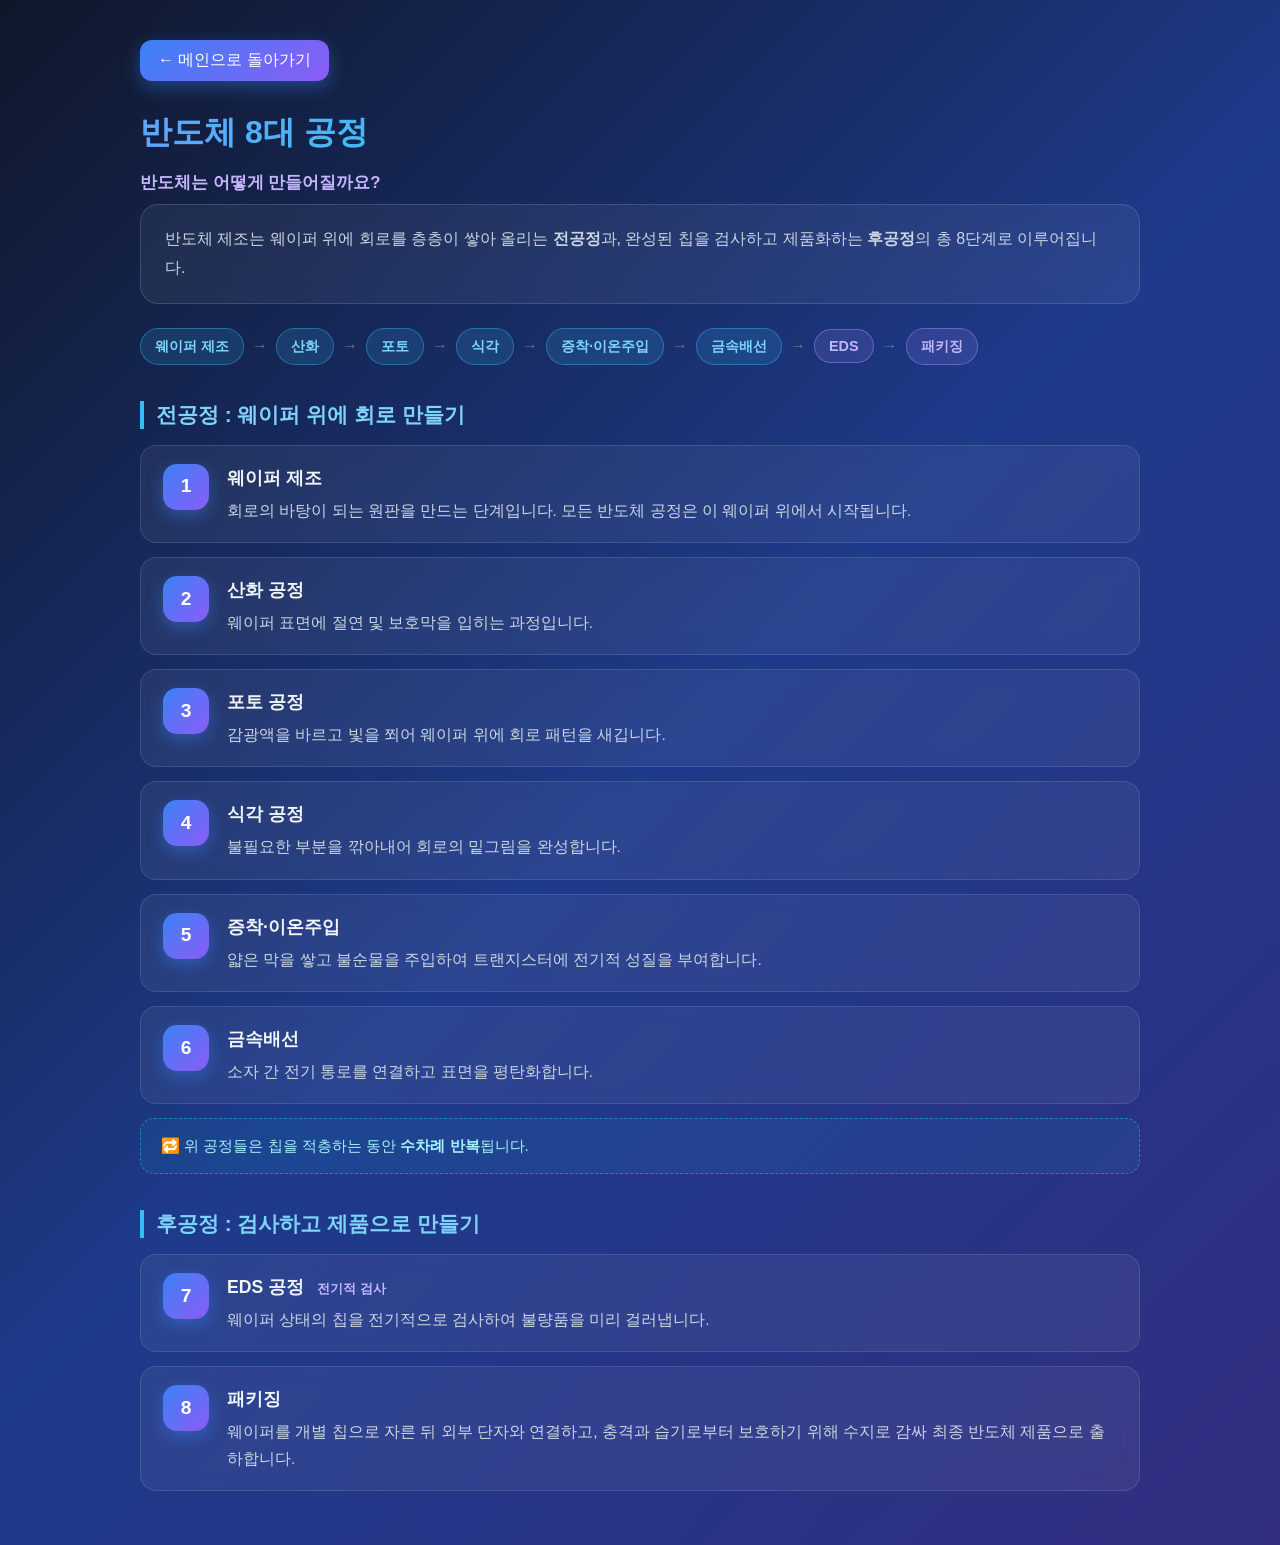
<file: semiconductor-homepage/반도체 공정 홈페이지.html>
<!DOCTYPE html>
<html lang="ko">
<head>
<meta charset="UTF-8">
<meta name="viewport" content="width=device-width, initial-scale=1.0">
<title>반도체 8대 공정</title>
<style>
*{box-sizing:border-box;margin:0;padding:0;font-family:'Segoe UI',Arial,sans-serif;}
body{
  min-height:100vh;
  background:linear-gradient(135deg,#0f172a 0%,#1e3a8a 50%,#312e81 100%);
  color:#e2e8f0;padding:40px 20px;
}
.wrap{max-width:1000px;margin:0 auto;}

.back{
  display:inline-block;margin-bottom:30px;padding:10px 18px;
  color:#fff;text-decoration:none;border-radius:12px;
  background:linear-gradient(135deg,#3b82f6,#8b5cf6);
  box-shadow:0 6px 18px rgba(59,130,246,.4);transition:.3s;
}
.back:hover{transform:translateY(-3px);box-shadow:0 10px 24px rgba(59,130,246,.55);}

h2{
  font-size:2rem;margin-bottom:16px;
  background:linear-gradient(90deg,#60a5fa,#22d3ee,#a78bfa);
  -webkit-background-clip:text;background-clip:text;color:transparent;
}
h3{
  margin:36px 0 16px;font-size:1.3rem;color:#7dd3fc;
  border-left:4px solid #38bdf8;padding-left:12px;
}
h4{margin-bottom:10px;color:#c4b5fd;font-size:1.05rem;}

.intro{
  padding:20px 24px;border-radius:18px;margin-bottom:24px;
  background:rgba(255,255,255,.06);border:1px solid rgba(148,163,184,.25);
  backdrop-filter:blur(10px);line-height:1.8;color:#cbd5e1;
}

/* 요약 흐름도 */
.flow{
  display:flex;flex-wrap:wrap;gap:8px;align-items:center;
  margin-bottom:10px;
}
.flow span{
  padding:8px 14px;border-radius:999px;font-size:.9rem;font-weight:600;
  background:rgba(56,189,248,.15);border:1px solid rgba(56,189,248,.4);color:#7dd3fc;
}
.flow span.back-end{
  background:rgba(167,139,250,.15);border-color:rgba(167,139,250,.45);color:#c4b5fd;
}
.flow i{color:#64748b;font-style:normal;}

/* 단계 카드 */
.step{
  display:flex;gap:18px;align-items:flex-start;
  padding:18px 22px;border-radius:16px;margin-bottom:14px;
  background:rgba(255,255,255,.06);border:1px solid rgba(148,163,184,.22);
  backdrop-filter:blur(10px);transition:.3s;line-height:1.7;color:#cbd5e1;
}
.step:hover{
  border-color:#a78bfa;box-shadow:0 10px 26px rgba(167,139,250,.3);
  transform:translateY(-3px);
}
.num{
  flex:0 0 46px;height:46px;border-radius:14px;
  display:flex;align-items:center;justify-content:center;
  font-weight:800;font-size:1.2rem;color:#fff;
  background:linear-gradient(135deg,#3b82f6,#8b5cf6);
  box-shadow:0 6px 16px rgba(59,130,246,.4);
}
.step .title{font-weight:700;color:#f1f5f9;font-size:1.1rem;margin-bottom:4px;}
.step .title small{
  margin-left:8px;font-weight:600;font-size:.8rem;color:#c4b5fd;
}
.step p{font-size:.97rem;}

.loop{
  margin-top:6px;padding:14px 20px;border-radius:14px;
  background:rgba(34,211,238,.08);border:1px dashed rgba(34,211,238,.45);
  color:#a5f3fc;line-height:1.7;font-size:.95rem;
}

@media(max-width:600px){
  h2{font-size:1.6rem;}
  .step{flex-direction:column;gap:10px;}
}
</style>
</head>
<body>
<div class="wrap">
  <a href="index.html" class="back">← 메인으로 돌아가기</a>

  <h2>반도체 8대 공정</h2>

  <h4>반도체는 어떻게 만들어질까요?</h4>
  <div class="intro">
    반도체 제조는 웨이퍼 위에 회로를 층층이 쌓아 올리는 <strong>전공정</strong>과,
    완성된 칩을 검사하고 제품화하는 <strong>후공정</strong>의 총 8단계로 이루어집니다.
  </div>

  <div class="flow">
    <span>웨이퍼 제조</span><i>→</i>
    <span>산화</span><i>→</i>
    <span>포토</span><i>→</i>
    <span>식각</span><i>→</i>
    <span>증착·이온주입</span><i>→</i>
    <span>금속배선</span><i>→</i>
    <span class="back-end">EDS</span><i>→</i>
    <span class="back-end">패키징</span>
  </div>

  <h3>전공정 : 웨이퍼 위에 회로 만들기</h3>

  <div class="step">
    <div class="num">1</div>
    <div>
      <div class="title">웨이퍼 제조</div>
      <p>회로의 바탕이 되는 원판을 만드는 단계입니다. 모든 반도체 공정은 이 웨이퍼 위에서 시작됩니다.</p>
    </div>
  </div>

  <div class="step">
    <div class="num">2</div>
    <div>
      <div class="title">산화 공정</div>
      <p>웨이퍼 표면에 절연 및 보호막을 입히는 과정입니다.</p>
    </div>
  </div>

  <div class="step">
    <div class="num">3</div>
    <div>
      <div class="title">포토 공정</div>
      <p>감광액을 바르고 빛을 쬐어 웨이퍼 위에 회로 패턴을 새깁니다.</p>
    </div>
  </div>

  <div class="step">
    <div class="num">4</div>
    <div>
      <div class="title">식각 공정</div>
      <p>불필요한 부분을 깎아내어 회로의 밑그림을 완성합니다.</p>
    </div>
  </div>

  <div class="step">
    <div class="num">5</div>
    <div>
      <div class="title">증착·이온주입</div>
      <p>얇은 막을 쌓고 불순물을 주입하여 트랜지스터에 전기적 성질을 부여합니다.</p>
    </div>
  </div>

  <div class="step">
    <div class="num">6</div>
    <div>
      <div class="title">금속배선</div>
      <p>소자 간 전기 통로를 연결하고 표면을 평탄화합니다.</p>
    </div>
  </div>

  <div class="loop">
    🔁 위 공정들은 칩을 적층하는 동안 <strong>수차례 반복</strong>됩니다.
  </div>

  <h3>후공정 : 검사하고 제품으로 만들기</h3>

  <div class="step">
    <div class="num">7</div>
    <div>
      <div class="title">EDS 공정 <small>전기적 검사</small></div>
      <p>웨이퍼 상태의 칩을 전기적으로 검사하여 불량품을 미리 걸러냅니다.</p>
    </div>
  </div>

  <div class="step">
    <div class="num">8</div>
    <div>
      <div class="title">패키징</div>
      <p>웨이퍼를 개별 칩으로 자른 뒤 외부 단자와 연결하고, 충격과 습기로부터 보호하기 위해 수지로 감싸 최종 반도체 제품으로 출하합니다.</p>
    </div>
  </div>
</div>
</body>
</html>
</file>
<file: semiconductor-homepage/style.css>
*{box-sizing:border-box;margin:0;padding:0;font-family:'Segoe UI','Malgun Gothic',Arial,sans-serif}
:root{color-scheme:dark}html{scroll-behavior:smooth}body{min-height:100vh;background:linear-gradient(135deg,#0f172a 0%,#1e3a8a 50%,#312e81 100%);color:#e2e8f0;padding:40px 20px;line-height:1.8}.wrap{max-width:1000px;margin:0 auto}a{color:#a5e5fc;text-underline-offset:4px}a:hover{color:#fff}a:focus-visible,summary:focus-visible{outline:3px solid #fef08a;outline-offset:5px}h1,h2{line-height:1.4;background:linear-gradient(90deg,#60a5fa,#22d3ee,#a78bfa);-webkit-background-clip:text;background-clip:text;color:transparent}h1{font-size:2rem;margin-bottom:16px}h2{font-size:1.3rem;margin:30px 0 16px;color:#7dd3fc;background:none;border-left:4px solid #38bdf8;padding-left:12px}h3{margin:22px 0 10px;color:#c4b5fd;font-size:1.1rem}p{margin-bottom:12px}strong{color:#f1f5f9}ul,ol{padding-left:24px}li{margin:8px 0;line-height:1.8;color:#cbd5e1}.back,.button{display:inline-block;padding:10px 18px;color:#fff;text-decoration:none;border-radius:12px;background:linear-gradient(135deg,#3b82f6,#8b5cf6);box-shadow:0 6px 18px rgba(59,130,246,.4);transition:transform .2s,box-shadow .2s}.back{margin-bottom:30px}.back:hover,.button:hover{transform:translateY(-3px);box-shadow:0 10px 24px rgba(59,130,246,.55)}.intro,.company,.note,.summary{padding:20px 24px;border-radius:18px;margin-bottom:20px;background:rgba(255,255,255,.06);border:1px solid rgba(148,163,184,.25);backdrop-filter:blur(10px);color:#cbd5e1}.intro p:last-child,.note p:last-child,.summary p:last-child{margin-bottom:0}.company{padding:18px 22px;border-radius:16px;margin-bottom:14px;transition:.3s}.company:hover{border-color:#a78bfa;box-shadow:0 10px 26px rgba(167,139,250,.3)}.tag{font-weight:700;color:#c4b5fd}.eyebrow{color:#bcd4ff;letter-spacing:.1em;font-size:.9rem;margin-bottom:10px}.hero{padding:30px 0 14px}.hero h1{font-size:clamp(2.2rem,6vw,3.4rem)}.hero .lead{font-size:1.1rem;max-width:720px;color:#cbd5e1}.topics{list-style:none;padding:0;display:grid;gap:14px;margin:22px 0 34px}.topics li{margin:0}.topic{display:flex;align-items:center;gap:20px;min-height:102px;padding:20px 24px;border-radius:16px;border:1px solid rgba(148,163,184,.25);background:rgba(255,255,255,.06);color:#e2e8f0;text-decoration:none;transition:transform .2s,border-color .2s,background .2s}.topic:hover{transform:translateY(-3px);border-color:#a78bfa;background:rgba(255,255,255,.1);box-shadow:0 10px 26px rgba(167,139,250,.18)}.number{font-size:1.55rem;font-weight:700;color:#a5b4fc;min-width:45px}.topic strong{display:block;font-size:1.2rem;color:#f1f5f9}.topic small{display:block;font-size:.95rem;color:#cbd5e1}.status{margin-left:auto;font-size:.875rem;white-space:nowrap;color:#c4b5fd}.section-nav{display:flex;gap:10px;flex-wrap:wrap;margin:20px 0 30px}.section-nav a{display:inline-block;padding:7px 13px;border-radius:10px;border:1px solid rgba(148,163,184,.35);text-decoration:none;background:rgba(255,255,255,.05)}.table-scroll{overflow-x:auto;margin:15px 0 24px;border:1px solid rgba(148,163,184,.3);border-radius:14px}table{border-collapse:collapse;width:100%;min-width:580px;text-align:left;font-size:1rem}caption{text-align:left;padding:14px 16px;font-weight:700;color:#c4b5fd;background:rgba(15,23,42,.25)}th,td{padding:14px 16px;vertical-align:top;border-bottom:1px solid rgba(148,163,184,.2)}thead th{color:#e0f2fe;background:rgba(15,23,42,.4)}tbody th{color:#c4b5fd;font-weight:700}tbody tr:last-child>*{border-bottom:0}td{color:#cbd5e1}.sources{font-size:.95rem;overflow-wrap:anywhere}.sources li{margin:10px 0}.page-end{display:flex;gap:14px;flex-wrap:wrap;margin:30px 0}.footer{margin-top:40px;padding-top:18px;border-top:1px solid rgba(148,163,184,.25);font-size:.9rem;color:#b9cbe5}.skip{position:absolute;left:15px;top:-100px;background:#0f172a;padding:10px;z-index:2}.skip:focus{top:12px}.pending{padding:36px 24px}section{scroll-margin-top:20px}@media(max-width:600px){body{padding:24px 16px}h1{font-size:1.7rem}.intro,.company,.note,.summary{padding:18px}.topic{padding:18px 16px;gap:12px;flex-wrap:wrap}.topic strong{font-size:1.05rem}.topic small{font-size:.9rem}.topic .status{margin-left:57px}.number{min-width:33px}.hero{padding-top:14px}.back{margin-bottom:24px}.section-nav a{font-size:.95rem}.pending{padding:24px 18px}}@media(prefers-reduced-motion:reduce){html{scroll-behavior:auto}*{transition:none!important}.topic:hover,.back:hover,.button:hover{transform:none}}@media print{body{background:#fff;color:#111;padding:0}h1,h2{color:#111;background:none}.back,.section-nav,.page-end,.skip{display:none}p,li,td,strong,.intro,.note,.company,.tag,.footer{color:#111}a{color:#111}.intro,.company,.note,.summary{background:none;backdrop-filter:none}.table-scroll{overflow:visible}table{min-width:0}thead th,tbody th{color:#111;background:none}}
</file>
